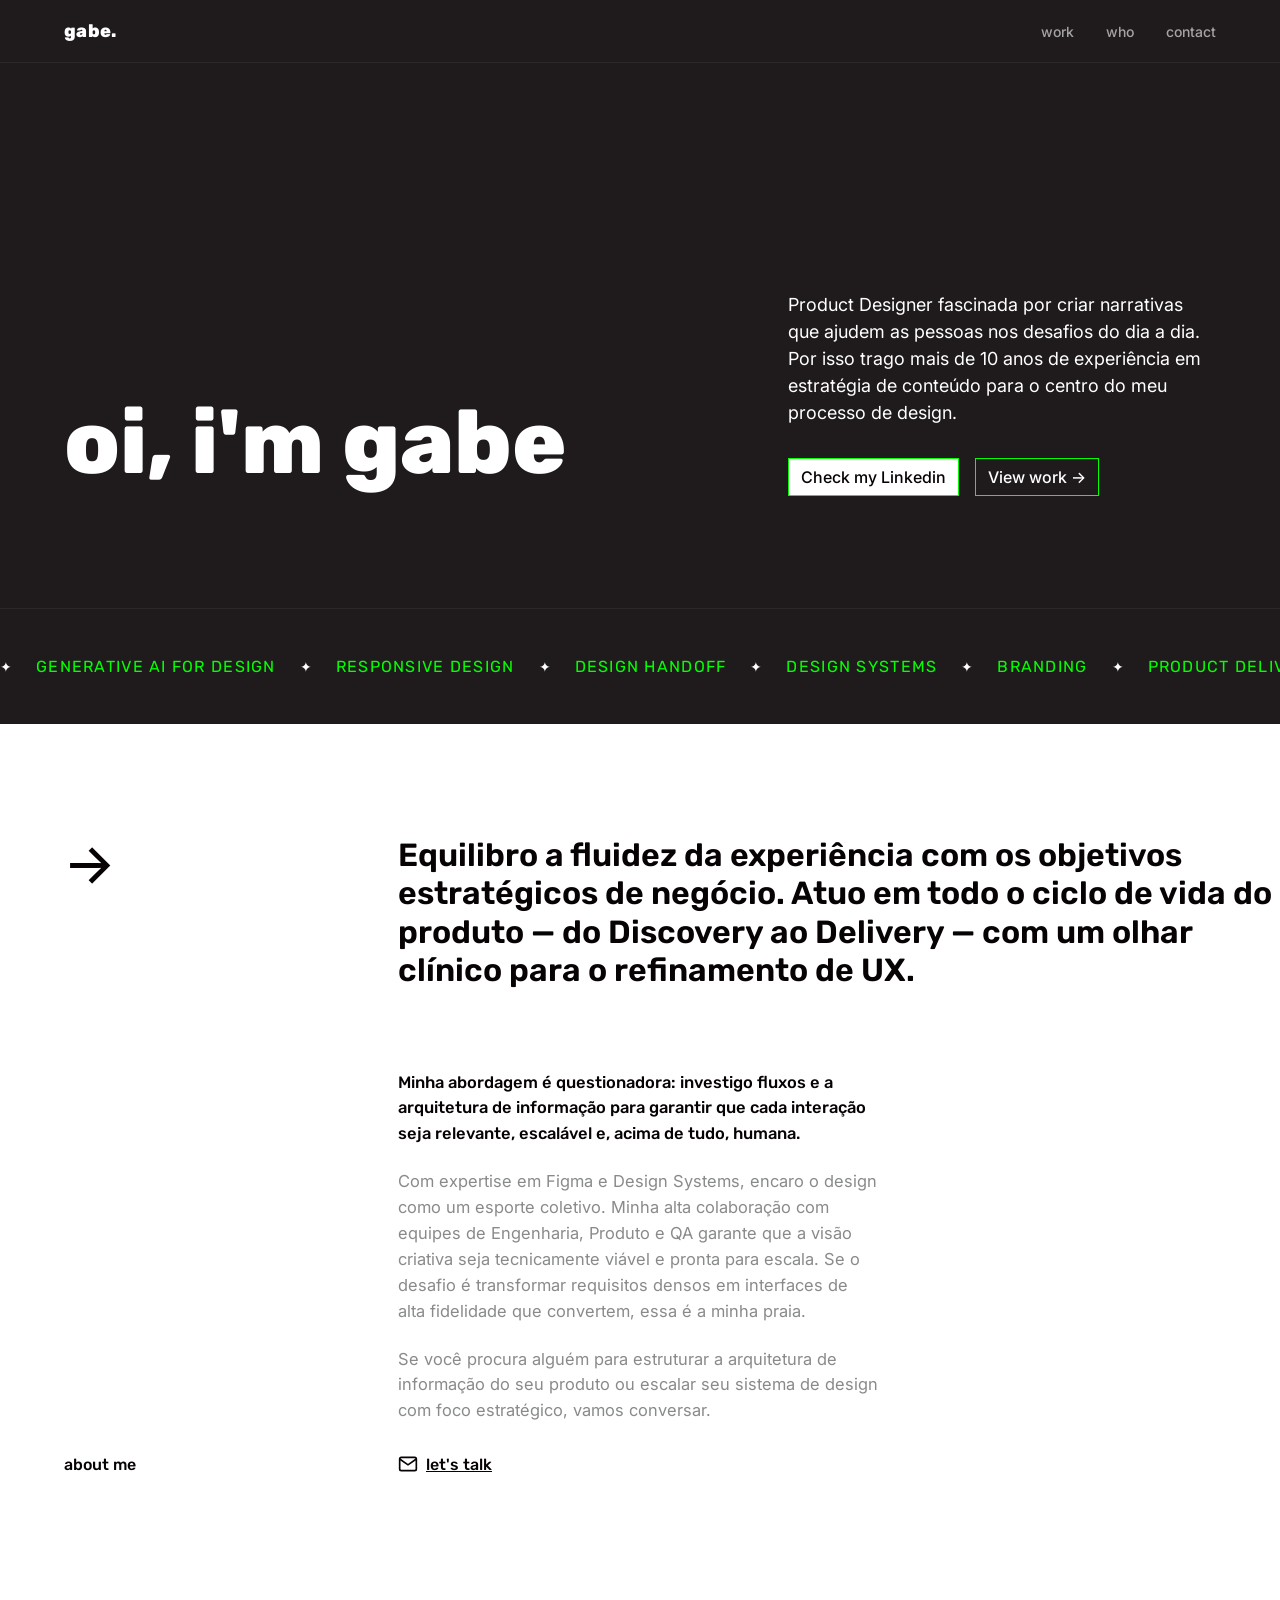
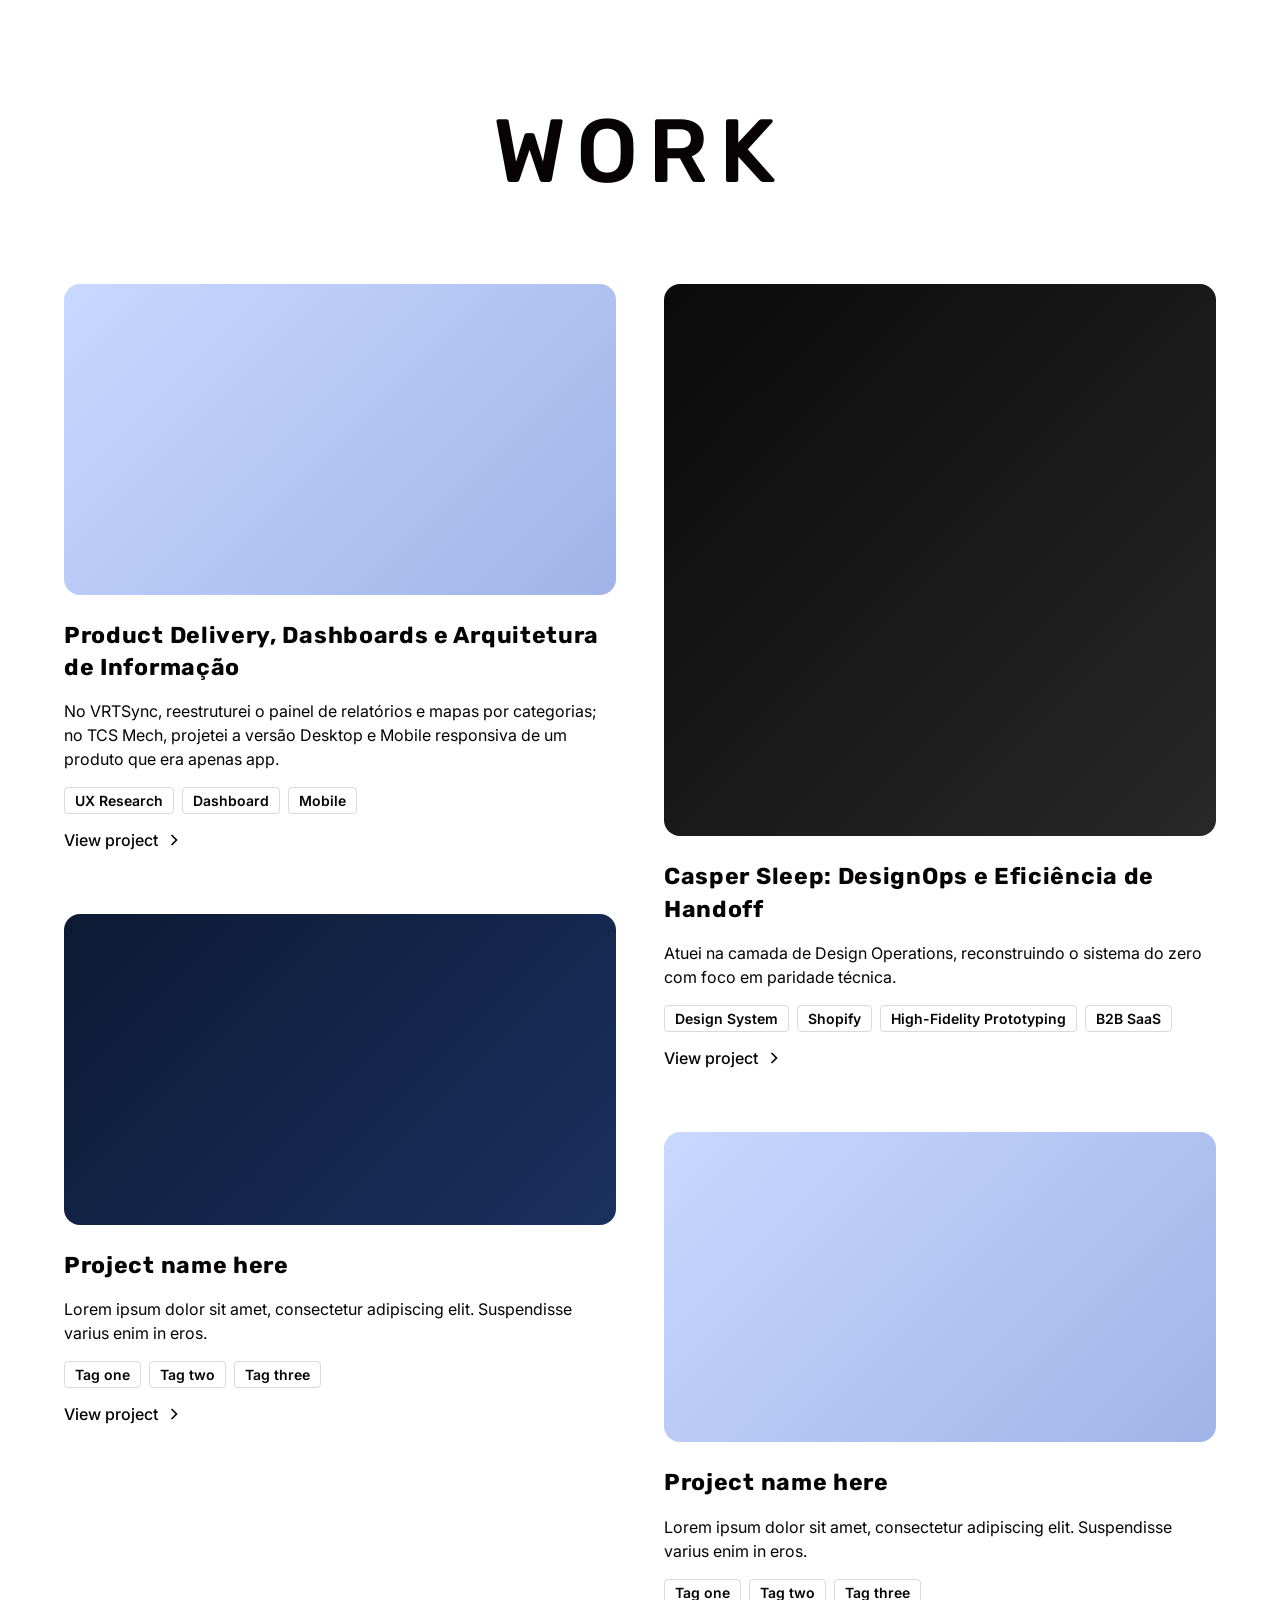
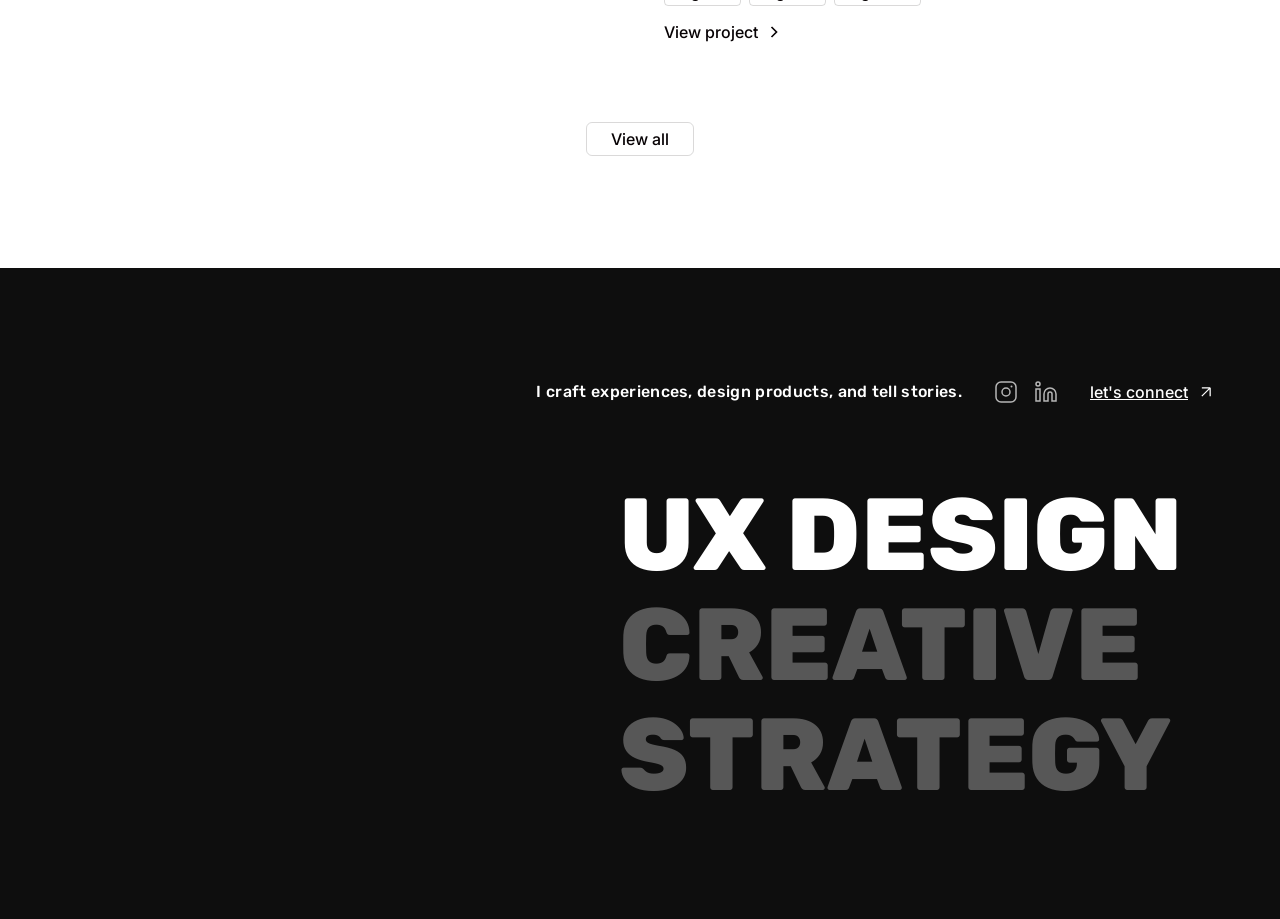
<file: index.html>
<!DOCTYPE html>
<html lang="pt-BR">
<head>
  <meta charset="UTF-8" />
  <meta name="viewport" content="width=device-width, initial-scale=1.0" />
  <title>Gabe — Product Designer</title>
  <link rel="preconnect" href="https://fonts.googleapis.com" />
  <link rel="preconnect" href="https://fonts.gstatic.com" crossorigin />
  <link href="https://fonts.googleapis.com/css2?family=Rubik:ital,wght@0,300..900;1,300..900&family=Inter:wght@400;500;600&display=swap" rel="stylesheet" />
  <style>
    *, *::before, *::after { box-sizing: border-box; margin: 0; padding: 0; }

    :root {
      --bg-dark: #1f1b1d;
      --bg-black: #0e0e0e;
      --bg-white: #ffffff;
      --accent: #05ff00;
      --text-white: #ffffff;
      --text-black: #070204;
      --text-muted: #888a8b;
      --text-tag: rgba(7,2,4,0.15);
      --radius-lg: 16px;
      --pad-global: 64px;
      --pad-section: 112px;
    }

    html { scroll-behavior: smooth; }
    body { font-family: 'Inter', sans-serif; background: var(--bg-white); color: var(--text-black); overflow-x: hidden; }

    /* ── NAV ── */
    nav {
      position: fixed; top: 0; left: 0; right: 0; z-index: 100;
      background: var(--bg-dark);
      display: flex; align-items: center; justify-content: space-between;
      padding: 20px var(--pad-global);
      border-bottom: 1px solid rgba(255,255,255,0.06);
    }
    .nav-logo {
      font-family: 'Rubik', sans-serif; font-weight: 800;
      font-size: 18px; color: var(--text-white); text-decoration: none;
      letter-spacing: 0.02em;
    }
    .nav-links { display: flex; gap: 32px; }
    .nav-links a {
      font-family: 'Inter', sans-serif; font-size: 14px; font-weight: 500;
      color: rgba(255,255,255,0.6); text-decoration: none;
      transition: color 0.2s;
    }
    .nav-links a:hover { color: var(--accent); }

    /* ── HERO ── */
    .hero {
      background: var(--bg-dark);
      padding: calc(var(--pad-section) + 64px) var(--pad-global) var(--pad-section);
    }
    .hero-inner {
      max-width: 1280px; margin: 0 auto;
      display: flex; gap: 80px; align-items: flex-end;
    }
    .hero-left { flex: 0 0 644px; }
    .hero-heading {
      font-family: 'Rubik', sans-serif; font-weight: 800;
      font-size: clamp(56px, 7vw, 96px); line-height: 1.2;
      color: var(--text-white);
    }
    .hero-right {
      flex: 1 1 0; min-width: 0;
      padding-top: 115px;
      display: flex; flex-direction: column; gap: 32px;
    }
    .hero-body {
      font-size: 18px; line-height: 1.5; color: var(--text-white);
    }
    .hero-actions { display: flex; gap: 16px; }
    .btn-primary {
      background: var(--text-white); border: 1px solid var(--accent);
      color: var(--text-black); font-family: 'Inter', sans-serif;
      font-weight: 500; font-size: 16px; line-height: 1.5;
      padding: 6px 12px; cursor: pointer; text-decoration: none;
      transition: background 0.2s, color 0.2s;
      white-space: nowrap;
    }
    .btn-primary:hover { background: var(--accent); }
    .btn-outline {
      border: 1px solid var(--accent); background: transparent;
      color: var(--text-white); font-family: 'Inter', sans-serif;
      font-weight: 500; font-size: 16px; line-height: 1.5;
      padding: 6px 12px; cursor: pointer; text-decoration: none;
      transition: background 0.2s, color 0.2s;
      white-space: nowrap;
    }
    .btn-outline:hover { background: var(--accent); color: var(--text-black); }

    /* ── MARQUEE ── */
    .marquee-section {
      background: var(--bg-dark);
      padding: 48px 0;
      overflow: hidden;
      border-top: 1px solid rgba(255,255,255,0.06);
    }
    .marquee-track {
      display: flex; gap: 24px; align-items: center;
      width: max-content;
      animation: marquee 22s linear infinite;
    }
    .marquee-section:hover .marquee-track { animation-play-state: paused; }
    @keyframes marquee {
      from { transform: translateX(0); }
      to   { transform: translateX(-50%); }
    }
    .marquee-star {
      font-size: 14px; color: var(--text-white); flex-shrink: 0;
    }
    .marquee-text {
      font-family: 'Rubik', sans-serif; font-size: 16px;
      color: var(--accent); text-transform: uppercase;
      letter-spacing: 0.08em; white-space: nowrap; flex-shrink: 0;
    }

    /* ── INTRO ── */
    .intro {
      background: var(--bg-white);
      padding: var(--pad-section) var(--pad-global);
      display: flex; gap: 24px; align-items: flex-end;
    }
    .intro-left {
      flex: 0 0 310px;
      display: flex; flex-direction: column; gap: 80px;
      align-self: stretch;
    }
    .intro-arrow {
      font-size: 55px; font-weight: 500; color: var(--text-black);
      letter-spacing: -1.1px; line-height: 1;
    }
    .intro-label {
      font-family: 'Rubik', sans-serif; font-weight: 500;
      font-size: 16px; color: var(--text-black);
      margin-top: auto;
    }
    .intro-right {
      flex: 0 0 978px;
      display: flex; flex-direction: column; gap: 80px;
    }
    .intro-headline {
      font-family: 'Rubik', sans-serif; font-weight: 600;
      font-size: clamp(22px, 2.5vw, 36px); line-height: 1.2;
      color: var(--text-black); max-width: 882px;
    }
    .intro-body {
      display: flex; flex-direction: column; gap: 22px;
      max-width: 480px;
    }
    .intro-strong {
      font-family: 'Rubik', sans-serif; font-weight: 500;
      font-size: 16.5px; line-height: 1.57; color: var(--text-black);
    }
    .intro-p {
      font-size: 16.5px; line-height: 1.57; color: var(--text-muted);
    }
    .btn-link {
      display: inline-flex; align-items: center; gap: 8px;
      font-family: 'Rubik', sans-serif; font-weight: 500; font-size: 16px;
      color: var(--text-black); text-decoration: underline;
      cursor: pointer; background: none; border: none; padding: 0;
      margin-top: 8px;
    }
    .btn-link svg { width: 20px; height: 20px; }

    /* ── PROJECTS ── */
    .projects {
      background: var(--bg-white);
      padding: var(--pad-section) var(--pad-global);
    }
    .projects-inner {
      max-width: 1280px; margin: 0 auto;
      display: flex; flex-direction: column; gap: 80px; align-items: center;
    }
    .section-title {
      font-family: 'Rubik', sans-serif; font-weight: 500;
      font-size: clamp(56px, 7vw, 96px); letter-spacing: 0.12em;
      color: var(--text-black); text-align: center;
    }
    .portfolio-grid {
      display: grid; grid-template-columns: 1fr 1fr;
      gap: 48px; width: 100%;
    }
    .col-left { display: flex; flex-direction: column; gap: 64px; }
    .col-right { display: flex; flex-direction: column; gap: 64px; }

    /* card */
    .card { display: flex; flex-direction: column; gap: 24px; }
    .card-img {
      width: 100%; border-radius: var(--radius-lg);
      overflow: hidden; background: #e8e8e8;
      position: relative;
    }
    .card-img img {
      width: 100%; height: 100%; object-fit: cover; display: block;
      transition: transform 0.4s ease;
    }
    .card:hover .card-img img { transform: scale(1.03); }
    .card-img.ratio-wide  { aspect-ratio: 16/9; }
    .card-img.ratio-tall  { aspect-ratio: 1/1; }

    /* placeholder coloured bg for demo */
    .card-img.color-1 { background: linear-gradient(135deg, #c8d8ff, #a0b4e8); }
    .card-img.color-2 { background: linear-gradient(135deg, #0c1a33, #1a3060); }
    .card-img.color-3 { background: linear-gradient(135deg, #0a0a0a, #282828); }

    .card-content { display: flex; flex-direction: column; gap: 16px; }
    .card-heading {
      font-family: 'Rubik', sans-serif; font-weight: 700;
      font-size: clamp(20px, 1.8vw, 28px); line-height: 1.4;
      color: var(--text-black); letter-spacing: 0.03em;
    }
    .card-text {
      font-size: 16px; line-height: 1.5; color: var(--text-black);
    }
    .card-tags { display: flex; flex-wrap: wrap; gap: 8px; }
    .tag {
      border: 1px solid var(--text-tag);
      padding: 4px 10px; border-radius: 4px;
      font-family: 'Inter', sans-serif; font-weight: 600;
      font-size: 14px; color: var(--text-black); white-space: nowrap;
    }
    .card-link {
      display: inline-flex; align-items: center; gap: 6px;
      font-family: 'Inter', sans-serif; font-weight: 500;
      font-size: 16px; color: var(--text-black);
      text-decoration: none; cursor: pointer;
      transition: gap 0.2s;
    }
    .card-link:hover { gap: 10px; }
    .card-link svg { width: 20px; height: 20px; flex-shrink: 0; }

    .projects-actions { display: flex; justify-content: center; }
    .btn-border {
      border: 1px solid var(--text-tag); border-radius: 6px;
      padding: 6px 24px; font-family: 'Inter', sans-serif;
      font-weight: 500; font-size: 16px; color: var(--text-black);
      cursor: pointer; background: none; text-decoration: none;
      transition: border-color 0.2s, color 0.2s;
    }
    .btn-border:hover { border-color: var(--text-black); }

    /* ── FOOTER ── */
    footer {
      background: var(--bg-black);
      padding: var(--pad-section) var(--pad-global);
      display: flex; flex-direction: column; gap: 80px;
    }
    .footer-top {
      max-width: 1280px; margin: 0 auto; width: 100%;
      display: flex; align-items: center; justify-content: flex-end;
      gap: 32px;
    }
    .footer-tagline {
      font-family: 'Rubik', sans-serif; font-weight: 500;
      font-size: 16px; color: var(--text-white); letter-spacing: 0.02em;
    }
    .footer-socials { display: flex; gap: 16px; align-items: center; }
    .footer-socials a { display: flex; color: rgba(255,255,255,0.7); transition: color 0.2s; }
    .footer-socials a:hover { color: var(--accent); }
    .footer-socials svg { width: 24px; height: 24px; }
    .btn-link-white {
      display: inline-flex; align-items: center; gap: 8px;
      font-family: 'Inter', sans-serif; font-weight: 500; font-size: 16px;
      color: var(--text-white); text-decoration: underline;
      cursor: pointer; background: none; border: none; white-space: nowrap;
    }
    .footer-words {
      max-width: 1280px; margin: 0 auto; width: 100%;
      display: flex; flex-direction: column; gap: 8px;
      padding-left: max(555px, 40%);
    }
    .footer-word {
      font-family: 'Rubik', sans-serif; font-weight: 800;
      font-size: clamp(48px, 8vw, 120px); color: var(--text-white);
      text-transform: uppercase; line-height: 1;
      transition: opacity 0.3s;
    }
    .footer-word.dim { opacity: 0.3; }
    .footer-word:hover { opacity: 1 !important; }

    /* ── RESPONSIVE ── */
    @media (max-width: 1100px) {
      .hero-inner { flex-direction: column; gap: 48px; }
      .hero-left { flex: none; width: 100%; }
      .hero-right { padding-top: 0; }
      .intro { flex-direction: column; gap: 48px; }
      .intro-left { flex: none; width: 100%; flex-direction: row; align-items: center; justify-content: space-between; }
      .intro-right { flex: none; width: 100%; }
      .intro-body { max-width: 100%; }
    }
    @media (max-width: 768px) {
      :root { --pad-global: 20px; --pad-section: 64px; }
      nav { padding: 16px var(--pad-global); }
      .nav-links { gap: 20px; }
      .portfolio-grid { grid-template-columns: 1fr; }
      .footer-words { padding-left: 0; }
      .footer-top { flex-direction: column; align-items: flex-start; }
    }
  </style>
</head>
<body>

  <!-- NAV -->
  <nav>
    <a href="#" class="nav-logo">gabe.</a>
    <div class="nav-links">
      <a href="#work">work</a>
      <a href="#about">who</a>
      <a href="#contact">contact</a>
    </div>
  </nav>

  <!-- HERO -->
  <section class="hero" id="home">
    <div class="hero-inner">
      <div class="hero-left">
        <h1 class="hero-heading">oi, i'm gabe</h1>
      </div>
      <div class="hero-right">
        <p class="hero-body">
          Product Designer fascinada por criar narrativas que ajudem as pessoas
          nos desafios do dia a dia. Por isso trago mais de 10 anos de experiência
          em estratégia de conteúdo para o centro do meu processo de design.
        </p>
        <div class="hero-actions">
          <a href="https://linkedin.com" target="_blank" class="btn-primary">Check my Linkedin</a>
          <a href="#work" class="btn-outline">View work →</a>
        </div>
      </div>
    </div>
  </section>

  <!-- MARQUEE -->
  <div class="marquee-section">
    <div class="marquee-track" aria-hidden="true">
      <!-- repeated twice for seamless loop -->
      <span class="marquee-star">✦</span><span class="marquee-text">Generative AI for Design</span>
      <span class="marquee-star">✦</span><span class="marquee-text">Responsive Design</span>
      <span class="marquee-star">✦</span><span class="marquee-text">Design Handoff</span>
      <span class="marquee-star">✦</span><span class="marquee-text">Design Systems</span>
      <span class="marquee-star">✦</span><span class="marquee-text">Branding</span>
      <span class="marquee-star">✦</span><span class="marquee-text">Product Delivery</span>
      <span class="marquee-star">✦</span><span class="marquee-text">Visual Strategy</span>
      <!-- duplicate -->
      <span class="marquee-star">✦</span><span class="marquee-text">Generative AI for Design</span>
      <span class="marquee-star">✦</span><span class="marquee-text">Responsive Design</span>
      <span class="marquee-star">✦</span><span class="marquee-text">Design Handoff</span>
      <span class="marquee-star">✦</span><span class="marquee-text">Design Systems</span>
      <span class="marquee-star">✦</span><span class="marquee-text">Branding</span>
      <span class="marquee-star">✦</span><span class="marquee-text">Product Delivery</span>
      <span class="marquee-star">✦</span><span class="marquee-text">Visual Strategy</span>
    </div>
  </div>

  <!-- INTRO / ABOUT -->
  <section class="intro" id="about">
    <div class="intro-left">
      <span class="intro-arrow">→</span>
      <span class="intro-label">about me</span>
    </div>
    <div class="intro-right">
      <h2 class="intro-headline">
        Equilibro a fluidez da experiência com os objetivos estratégicos de negócio.
        Atuo em todo o ciclo de vida do produto — do Discovery ao Delivery — com um
        olhar clínico para o refinamento de UX.
      </h2>
      <div class="intro-body">
        <p class="intro-strong">
          Minha abordagem é questionadora: investigo fluxos e a arquitetura de
          informação para garantir que cada interação seja relevante, escalável e,
          acima de tudo, humana.
        </p>
        <p class="intro-p">
          Com expertise em Figma e Design Systems, encaro o design como um esporte
          coletivo. Minha alta colaboração com equipes de Engenharia, Produto e QA
          garante que a visão criativa seja tecnicamente viável e pronta para escala.
          Se o desafio é transformar requisitos densos em interfaces de alta fidelidade
          que convertem, essa é a minha praia.
        </p>
        <p class="intro-p">
          Se você procura alguém para estruturar a arquitetura de informação do seu
          produto ou escalar seu sistema de design com foco estratégico, vamos conversar.
        </p>
        <a href="#contact" class="btn-link">
          <svg viewBox="0 0 24 24" fill="none" stroke="currentColor" stroke-width="2">
            <path d="M20 4H4C2.9 4 2 4.9 2 6v12c0 1.1.9 2 2 2h16c1.1 0 2-.9 2-2V6c0-1.1-.9-2-2-2z"/>
            <polyline points="22,6 12,13 2,6"/>
          </svg>
          let's talk
        </a>
      </div>
    </div>
  </section>

  <!-- PROJECTS -->
  <section class="projects" id="work">
    <div class="projects-inner">
      <h2 class="section-title">WORK</h2>

      <div class="portfolio-grid">
        <!-- LEFT COLUMN -->
        <div class="col-left">
          <article class="card">
            <div class="card-img ratio-wide color-1">
              <!-- Substitua pelo seu src real: <img src="images/projeto-1.jpg" alt="VRTSync dashboard"> -->
            </div>
            <div class="card-content">
              <h3 class="card-heading">Product Delivery, Dashboards e Arquitetura de Informação</h3>
              <p class="card-text">
                No VRTSync, reestruturei o painel de relatórios e mapas por categorias;
                no TCS Mech, projetei a versão Desktop e Mobile responsiva de um produto
                que era apenas app.
              </p>
              <div class="card-tags">
                <span class="tag">UX Research</span>
                <span class="tag">Dashboard</span>
                <span class="tag">Mobile</span>
              </div>
              <a href="#" class="card-link">
                View project
                <svg viewBox="0 0 24 24" fill="none" stroke="currentColor" stroke-width="2">
                  <polyline points="9,18 15,12 9,6"/>
                </svg>
              </a>
            </div>
          </article>

          <article class="card">
            <div class="card-img ratio-wide color-2">
              <!-- <img src="images/projeto-2.jpg" alt="Project 2"> -->
            </div>
            <div class="card-content">
              <h3 class="card-heading">Project name here</h3>
              <p class="card-text">Lorem ipsum dolor sit amet, consectetur adipiscing elit. Suspendisse varius enim in eros.</p>
              <div class="card-tags">
                <span class="tag">Tag one</span>
                <span class="tag">Tag two</span>
                <span class="tag">Tag three</span>
              </div>
              <a href="#" class="card-link">
                View project
                <svg viewBox="0 0 24 24" fill="none" stroke="currentColor" stroke-width="2">
                  <polyline points="9,18 15,12 9,6"/>
                </svg>
              </a>
            </div>
          </article>
        </div>

        <!-- RIGHT COLUMN -->
        <div class="col-right">
          <article class="card">
            <div class="card-img ratio-tall color-3">
              <!-- <img src="images/casper.jpg" alt="Casper Sleep"> -->
            </div>
            <div class="card-content">
              <h3 class="card-heading">Casper Sleep: DesignOps e Eficiência de Handoff</h3>
              <p class="card-text">Atuei na camada de Design Operations, reconstruindo o sistema do zero com foco em paridade técnica.</p>
              <div class="card-tags">
                <span class="tag">Design System</span>
                <span class="tag">Shopify</span>
                <span class="tag">High-Fidelity Prototyping</span>
                <span class="tag">B2B SaaS</span>
              </div>
              <a href="#" class="card-link">
                View project
                <svg viewBox="0 0 24 24" fill="none" stroke="currentColor" stroke-width="2">
                  <polyline points="9,18 15,12 9,6"/>
                </svg>
              </a>
            </div>
          </article>

          <article class="card">
            <div class="card-img ratio-wide color-1">
              <!-- <img src="images/projeto-4.jpg" alt="Project 4"> -->
            </div>
            <div class="card-content">
              <h3 class="card-heading">Project name here</h3>
              <p class="card-text">Lorem ipsum dolor sit amet, consectetur adipiscing elit. Suspendisse varius enim in eros.</p>
              <div class="card-tags">
                <span class="tag">Tag one</span>
                <span class="tag">Tag two</span>
                <span class="tag">Tag three</span>
              </div>
              <a href="#" class="card-link">
                View project
                <svg viewBox="0 0 24 24" fill="none" stroke="currentColor" stroke-width="2">
                  <polyline points="9,18 15,12 9,6"/>
                </svg>
              </a>
            </div>
          </article>
        </div>
      </div>

      <div class="projects-actions">
        <a href="#" class="btn-border">View all</a>
      </div>
    </div>
  </section>

  <!-- FOOTER -->
  <footer id="contact">
    <div class="footer-top">
      <span class="footer-tagline">I craft experiences, design products, and tell stories.</span>
      <div class="footer-socials">
        <!-- Instagram -->
        <a href="#" aria-label="Instagram">
          <svg viewBox="0 0 24 24" fill="none" stroke="currentColor" stroke-width="1.5">
            <rect x="2" y="2" width="20" height="20" rx="5" ry="5"/>
            <circle cx="12" cy="12" r="4"/>
            <circle cx="17.5" cy="6.5" r="1" fill="currentColor" stroke="none"/>
          </svg>
        </a>
        <!-- LinkedIn -->
        <a href="#" aria-label="LinkedIn">
          <svg viewBox="0 0 24 24" fill="none" stroke="currentColor" stroke-width="1.5">
            <path d="M16 8a6 6 0 0 1 6 6v7h-4v-7a2 2 0 0 0-2-2 2 2 0 0 0-2 2v7h-4v-7a6 6 0 0 1 6-6z"/>
            <rect x="2" y="9" width="4" height="12"/>
            <circle cx="4" cy="4" r="2"/>
          </svg>
        </a>
      </div>
      <a href="mailto:hello@gabe.com" class="btn-link-white">
        let's connect
        <svg viewBox="0 0 24 24" fill="none" stroke="currentColor" stroke-width="1.5" width="20" height="20">
          <path d="M7 17L17 7M17 7H7M17 7v10"/>
        </svg>
      </a>
    </div>

    <div class="footer-words">
      <div class="footer-word">UX Design</div>
      <div class="footer-word dim">Creative</div>
      <div class="footer-word dim">Strategy</div>
    </div>
  </footer>

</body>
</html>
</file>
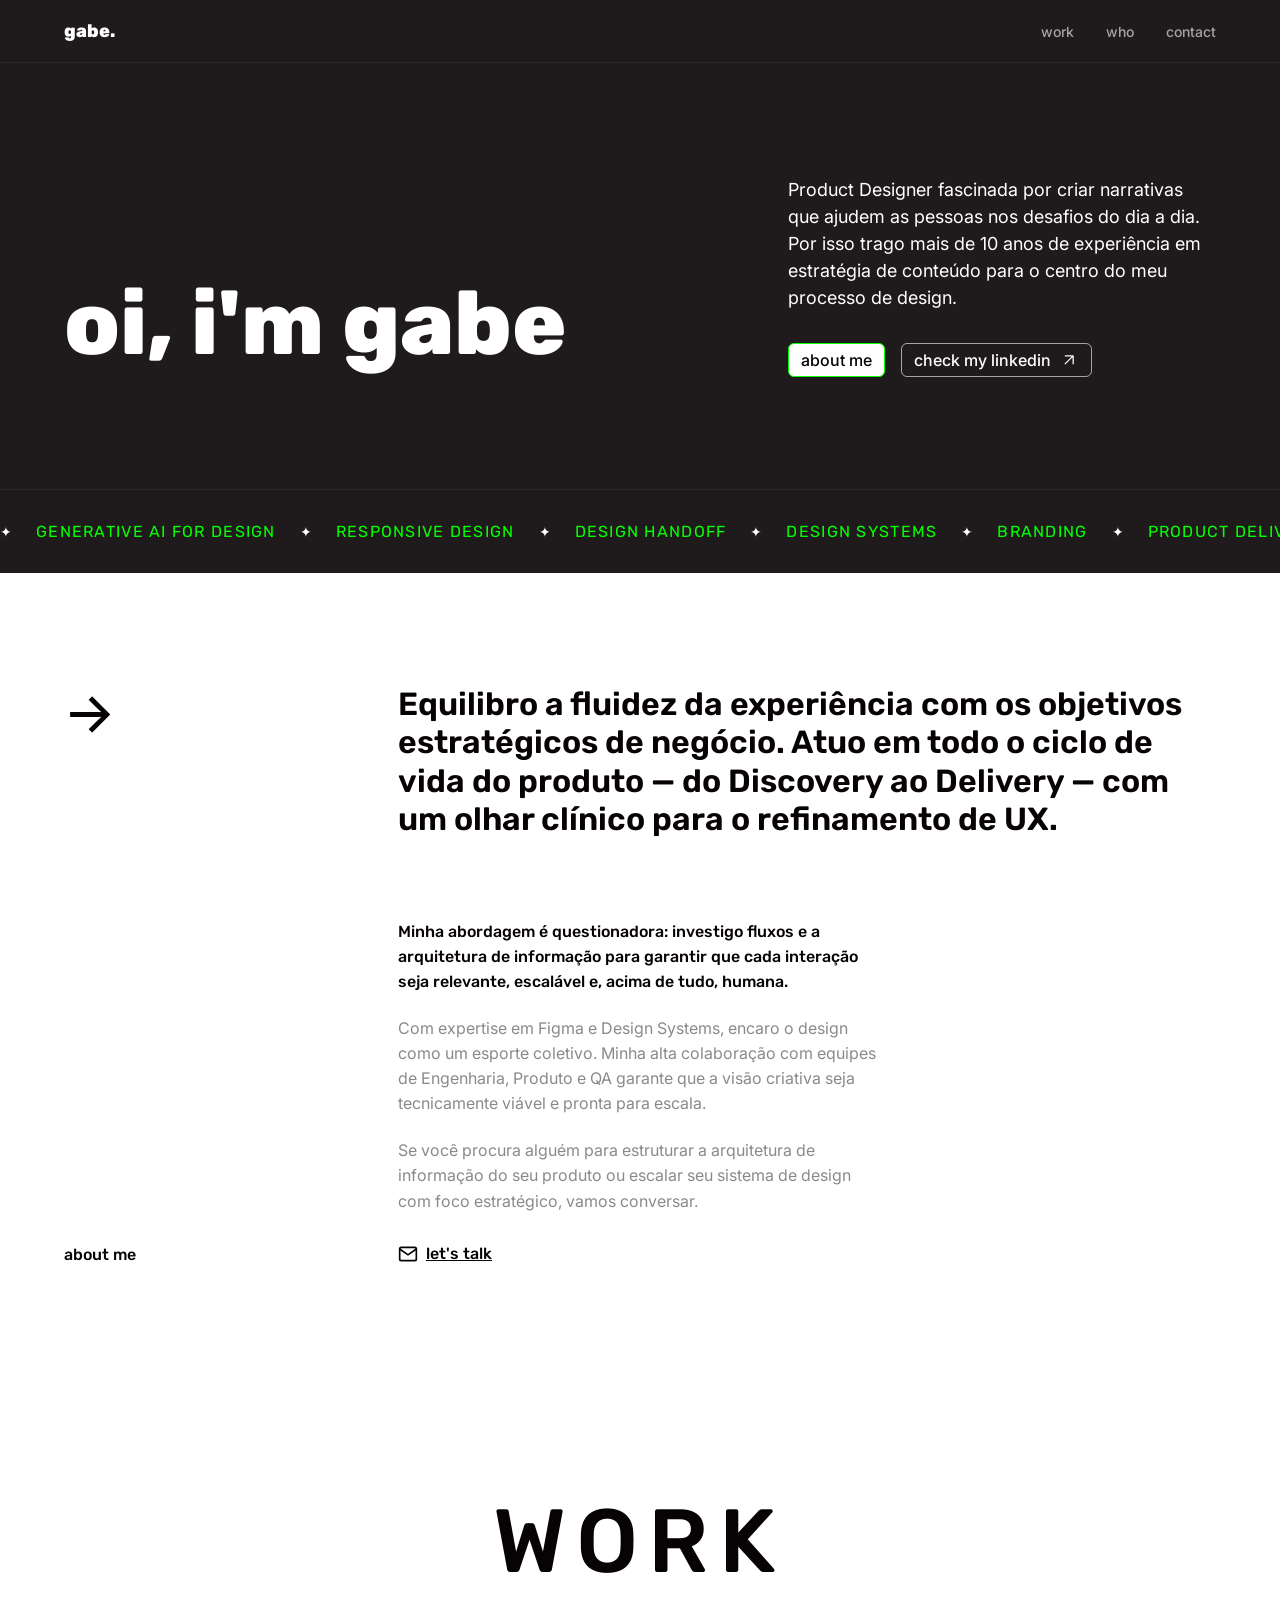
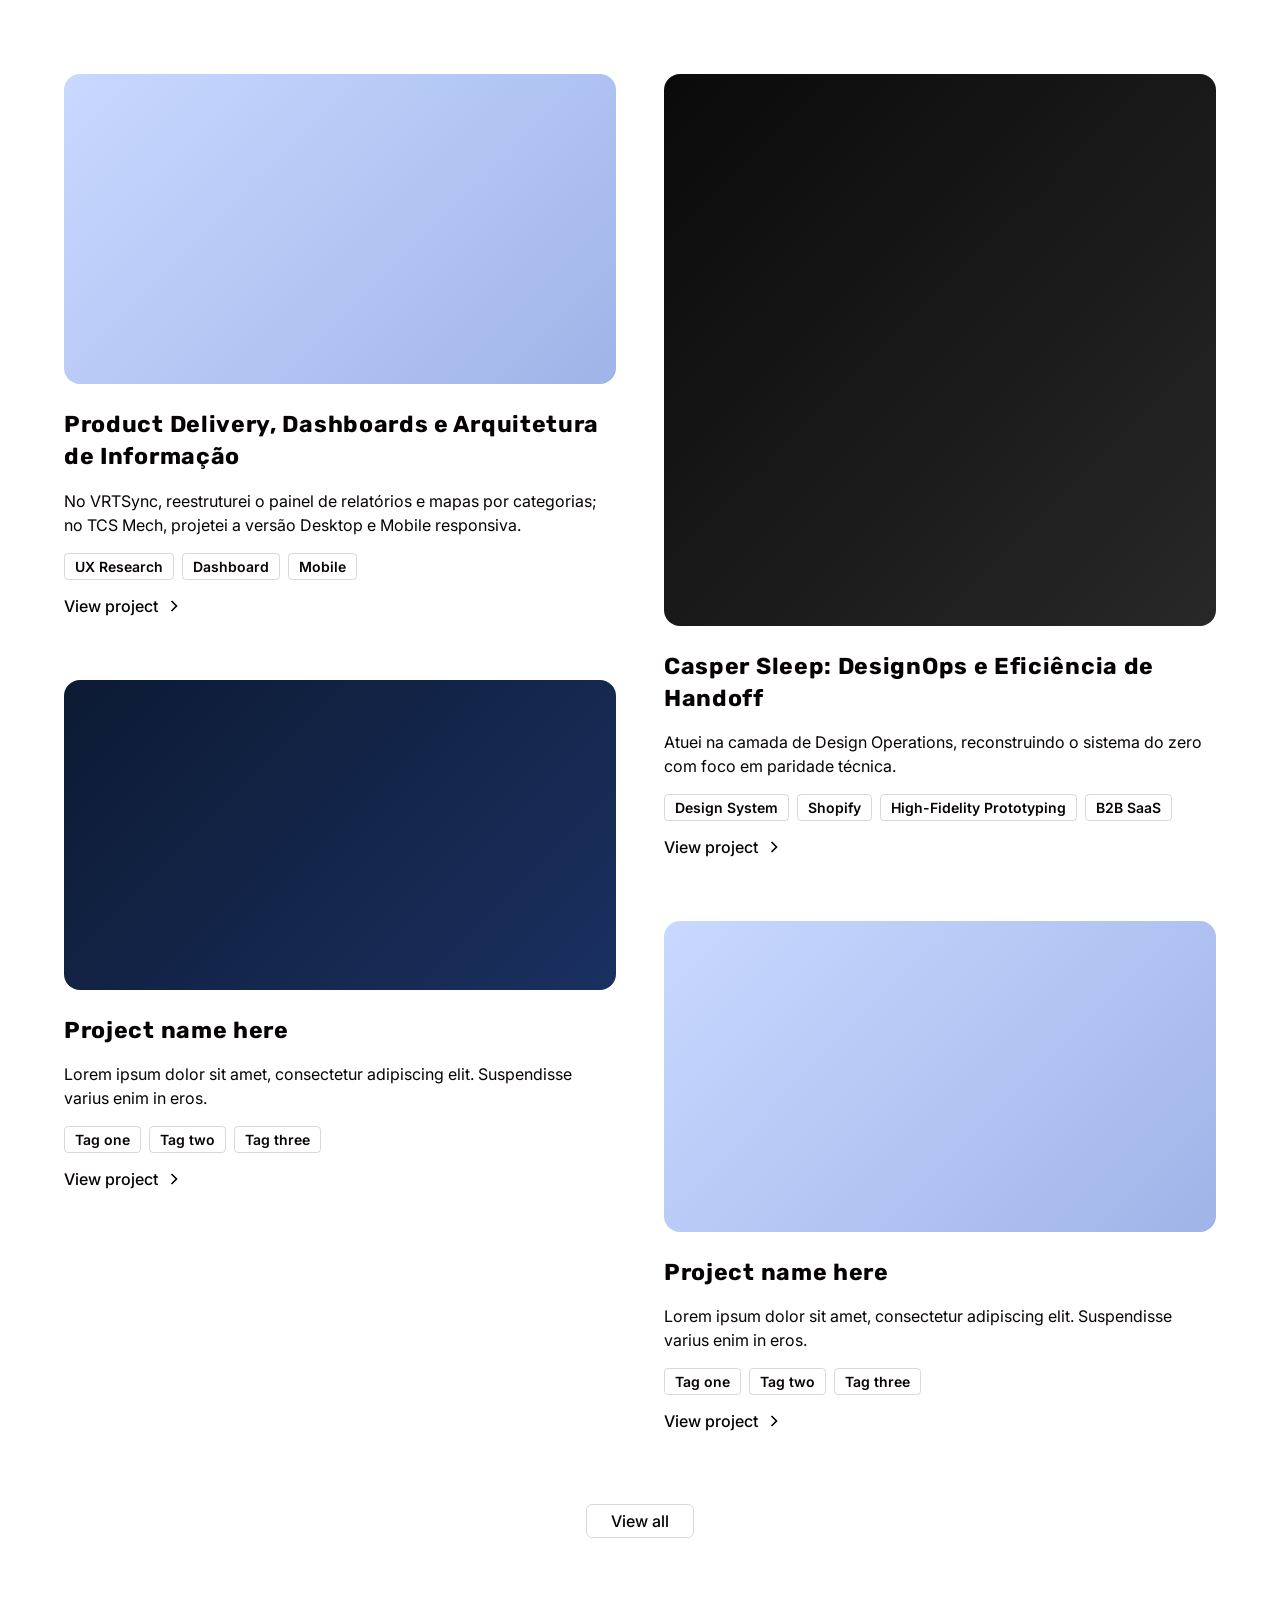
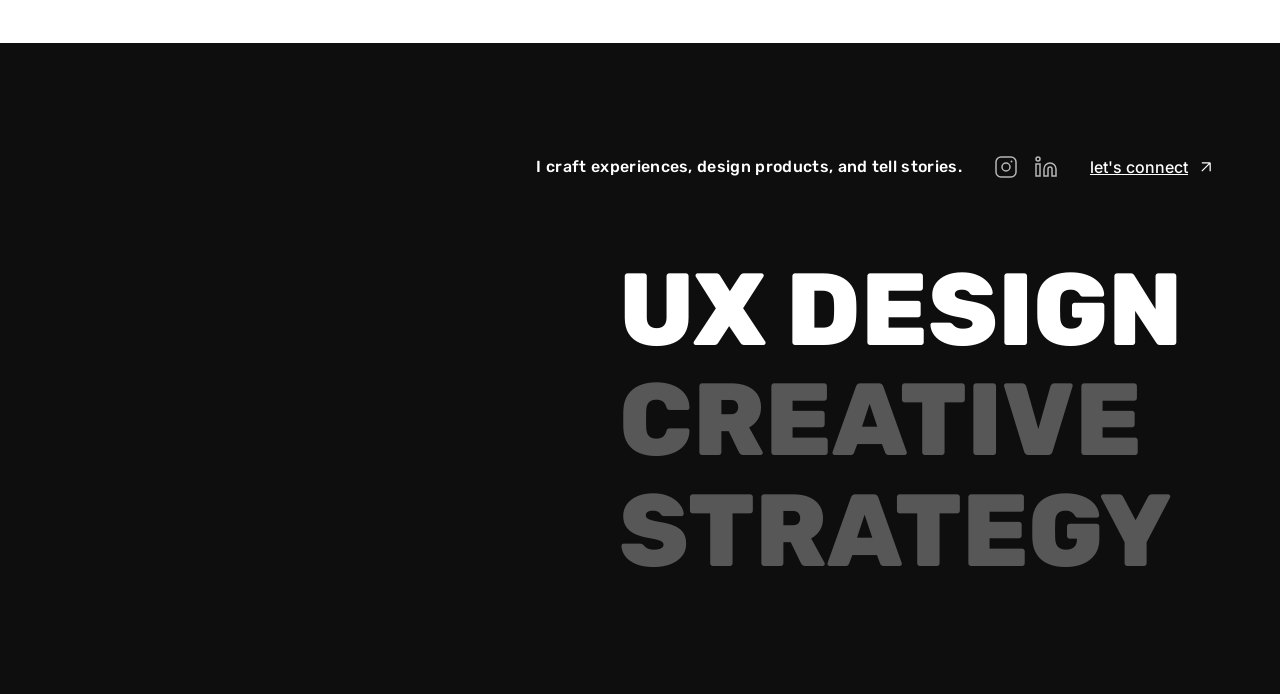
<file: mobile/index.html>
<!DOCTYPE html>
<html lang="pt-BR">
<head>
  <meta charset="UTF-8" />
  <meta name="viewport" content="width=device-width, initial-scale=1.0" />
  <title>Gabe — Product Designer</title>
  <link rel="preconnect" href="https://fonts.googleapis.com" />
  <link rel="preconnect" href="https://fonts.gstatic.com" crossorigin />
  <link href="https://fonts.googleapis.com/css2?family=Rubik:wght@400;500;700;800&family=Inter:wght@400;500;600&display=swap" rel="stylesheet" />
  <style>
    *, *::before, *::after { box-sizing: border-box; margin: 0; padding: 0; }

    :root {
      --bg-dark:    #1f1b1d;
      --bg-black:   #0e0e0e;
      --bg-white:   #ffffff;
      --accent:     #05ff00;
      --text-white: #ffffff;
      --text-black: #070204;
      --text-muted: #888a8b;
      --text-tag:   rgba(7,2,4,0.15);
      --radius-lg:  16px;
    }

    html { scroll-behavior: smooth; }
    body { font-family: 'Inter', sans-serif; background: var(--bg-white); color: var(--text-black); overflow-x: hidden; }

    /* ── NAV ── */
    nav {
      position: fixed; top: 0; left: 0; right: 0; z-index: 100;
      background: var(--bg-dark);
      display: flex; align-items: center; justify-content: space-between;
      padding: 20px 64px;
      border-bottom: 1px solid rgba(255,255,255,0.06);
    }
    .nav-logo {
      font-family: 'Rubik', sans-serif; font-weight: 800;
      font-size: 18px; color: var(--text-white); text-decoration: none;
    }
    .nav-links { display: flex; gap: 32px; }
    .nav-links a {
      font-size: 14px; font-weight: 500;
      color: rgba(255,255,255,0.6); text-decoration: none; transition: color 0.2s;
    }
    .nav-links a:hover { color: var(--accent); }
    .nav-hamburger { display: none; flex-direction: column; gap: 5px; cursor: pointer; }
    .nav-hamburger span { display: block; width: 22px; height: 2px; background: #fff; border-radius: 2px; }

    /* ── HERO ── */
    .hero {
      background: var(--bg-dark);
      padding: calc(112px + 64px) 64px 112px;
    }
    .hero-inner {
      max-width: 1280px; margin: 0 auto;
      display: flex; gap: 80px; align-items: flex-end;
    }
    .hero-left { flex: 0 0 644px; }
    .hero-heading {
      font-family: 'Rubik', sans-serif; font-weight: 800;
      font-size: clamp(56px, 7vw, 96px); line-height: 1.2;
      color: var(--text-white);
    }
    .hero-right {
      flex: 1 1 0; min-width: 0;
      display: flex; flex-direction: column; gap: 32px;
    }
    .hero-body { font-size: 18px; line-height: 1.5; color: var(--text-white); }
    .hero-actions { display: flex; gap: 16px; flex-wrap: wrap; }
    .btn-primary {
      background: var(--text-white); border: 1px solid var(--accent);
      color: var(--text-black); font-family: 'Inter', sans-serif;
      font-weight: 500; font-size: 16px; padding: 6px 12px;
      cursor: pointer; text-decoration: none; transition: background 0.2s;
      border-radius: 6px; white-space: nowrap;
    }
    .btn-primary:hover { background: var(--accent); }
    .btn-outline {
      border: 1px solid rgba(255,255,255,0.6); background: transparent;
      color: var(--text-white); font-family: 'Inter', sans-serif;
      font-weight: 500; font-size: 16px; padding: 6px 12px;
      cursor: pointer; text-decoration: none; border-radius: 6px;
      display: inline-flex; align-items: center; gap: 8px;
      transition: background 0.2s, color 0.2s; white-space: nowrap;
    }
    .btn-outline:hover { background: var(--accent); color: var(--text-black); border-color: var(--accent); }

    /* ── MARQUEE ── */
    .marquee-section {
      background: var(--bg-dark); padding: 32px 0; overflow: hidden;
      border-top: 1px solid rgba(255,255,255,0.06);
    }
    .marquee-track {
      display: flex; gap: 24px; align-items: center;
      width: max-content;
      animation: marquee 22s linear infinite;
    }
    .marquee-section:hover .marquee-track { animation-play-state: paused; }
    @keyframes marquee {
      from { transform: translateX(0); }
      to   { transform: translateX(-50%); }
    }
    .marquee-star { font-size: 14px; color: var(--text-white); flex-shrink: 0; }
    .marquee-text {
      font-family: 'Rubik', sans-serif; font-size: 16px;
      color: var(--accent); text-transform: uppercase;
      letter-spacing: 0.08em; white-space: nowrap; flex-shrink: 0;
    }

    /* ── INTRO ── */
    .intro { background: var(--bg-white); padding: 112px 64px; display: flex; gap: 24px; align-items: flex-end; }
    .intro-left { flex: 0 0 310px; display: flex; flex-direction: column; gap: 80px; align-self: stretch; }
    .intro-arrow { font-size: 55px; font-weight: 500; color: var(--text-black); line-height: 1; }
    .intro-label { font-family: 'Rubik', sans-serif; font-weight: 500; font-size: 16px; color: var(--text-black); margin-top: auto; }
    .intro-right { flex: 1 1 0; min-width: 0; display: flex; flex-direction: column; gap: 80px; }
    .intro-headline {
      font-family: 'Rubik', sans-serif; font-weight: 600;
      font-size: clamp(22px, 2.5vw, 36px); line-height: 1.2; color: var(--text-black); max-width: 882px;
    }
    .intro-body { display: flex; flex-direction: column; gap: 22px; max-width: 480px; }
    .intro-strong { font-family: 'Rubik', sans-serif; font-weight: 500; font-size: 16px; line-height: 1.57; color: var(--text-black); }
    .intro-p { font-size: 16px; line-height: 1.57; color: var(--text-muted); }
    .btn-link {
      display: inline-flex; align-items: center; gap: 8px;
      font-family: 'Rubik', sans-serif; font-weight: 500; font-size: 16px;
      color: var(--text-black); text-decoration: underline; cursor: pointer;
      background: none; border: none; padding: 0; margin-top: 8px;
    }

    /* ── PROJECTS ── */
    .projects { background: var(--bg-white); padding: 112px 64px; }
    .projects-inner { max-width: 1280px; margin: 0 auto; display: flex; flex-direction: column; gap: 80px; align-items: center; }
    .section-title {
      font-family: 'Rubik', sans-serif; font-weight: 500;
      font-size: clamp(56px, 7vw, 96px); letter-spacing: 0.12em;
      color: var(--text-black); text-align: center;
    }
    .portfolio-grid { display: grid; grid-template-columns: 1fr 1fr; gap: 48px; width: 100%; }
    .col-left, .col-right { display: flex; flex-direction: column; gap: 64px; }
    .card { display: flex; flex-direction: column; gap: 24px; }
    .card-img { width: 100%; border-radius: var(--radius-lg); overflow: hidden; background: #e8e8e8; position: relative; }
    .card-img img { width: 100%; height: 100%; object-fit: cover; display: block; transition: transform 0.4s ease; }
    .card:hover .card-img img { transform: scale(1.03); }
    .card-img.ratio-wide { aspect-ratio: 16/9; }
    .card-img.ratio-tall { aspect-ratio: 1/1; }
    .card-img.color-1 { background: linear-gradient(135deg, #c8d8ff, #a0b4e8); }
    .card-img.color-2 { background: linear-gradient(135deg, #0c1a33, #1a3060); }
    .card-img.color-3 { background: linear-gradient(135deg, #0a0a0a, #282828); }
    .card-content { display: flex; flex-direction: column; gap: 16px; }
    .card-heading { font-family: 'Rubik', sans-serif; font-weight: 700; font-size: clamp(20px, 1.8vw, 28px); line-height: 1.4; color: var(--text-black); letter-spacing: 0.03em; }
    .card-text { font-size: 16px; line-height: 1.5; color: var(--text-black); }
    .card-tags { display: flex; flex-wrap: wrap; gap: 8px; }
    .tag { border: 1px solid var(--text-tag); padding: 4px 10px; border-radius: 4px; font-family: 'Inter', sans-serif; font-weight: 600; font-size: 14px; color: var(--text-black); white-space: nowrap; }
    .card-link { display: inline-flex; align-items: center; gap: 6px; font-family: 'Inter', sans-serif; font-weight: 500; font-size: 16px; color: var(--text-black); text-decoration: none; transition: gap 0.2s; }
    .card-link:hover { gap: 10px; }
    .card-link svg { width: 20px; height: 20px; flex-shrink: 0; }
    .btn-border { border: 1px solid var(--text-tag); border-radius: 6px; padding: 6px 24px; font-family: 'Inter', sans-serif; font-weight: 500; font-size: 16px; color: var(--text-black); cursor: pointer; background: none; text-decoration: none; transition: border-color 0.2s; }
    .btn-border:hover { border-color: var(--text-black); }

    /* ── FOOTER ── */
    footer { background: var(--bg-black); padding: 112px 64px; display: flex; flex-direction: column; gap: 80px; }
    .footer-top { max-width: 1280px; margin: 0 auto; width: 100%; display: flex; align-items: center; justify-content: flex-end; gap: 32px; }
    .footer-tagline { font-family: 'Rubik', sans-serif; font-weight: 500; font-size: 16px; color: var(--text-white); letter-spacing: 0.02em; }
    .footer-socials { display: flex; gap: 16px; align-items: center; }
    .footer-socials a { display: flex; color: rgba(255,255,255,0.7); transition: color 0.2s; }
    .footer-socials a:hover { color: var(--accent); }
    .footer-socials svg { width: 24px; height: 24px; }
    .btn-link-white { display: inline-flex; align-items: center; gap: 8px; font-family: 'Inter', sans-serif; font-weight: 500; font-size: 16px; color: var(--text-white); text-decoration: underline; cursor: pointer; background: none; border: none; white-space: nowrap; }
    .footer-words { max-width: 1280px; margin: 0 auto; width: 100%; display: flex; flex-direction: column; gap: 8px; padding-left: max(555px, 40%); }
    .footer-word { font-family: 'Rubik', sans-serif; font-weight: 800; font-size: clamp(48px, 8vw, 120px); color: var(--text-white); text-transform: uppercase; line-height: 1; transition: opacity 0.3s; }
    .footer-word.dim { opacity: 0.3; }
    .footer-word:hover { opacity: 1 !important; }

    /* ── MOBILE ── */
    @media (max-width: 768px) {
      nav { padding: 16px 20px; }
      .nav-links { display: none; }
      .nav-hamburger { display: flex; }

      /* Hero mobile */
      .hero { padding: calc(64px + 56px) 20px 48px; }
      .hero-inner { flex-direction: column; gap: 24px; align-items: flex-start; }
      .hero-left { flex: none; width: 100%; }
      .hero-heading { font-size: 44px; }
      .hero-body { font-size: 12px; }
      .hero-actions { gap: 12px; }
      .btn-primary, .btn-outline { font-size: 12px; padding: 6px 12px; }

      /* Marquee mobile */
      .marquee-section { padding: 32px 0; }

      /* Intro mobile */
      .intro { flex-direction: column; padding: 32px 20px 48px; gap: 24px; }
      .intro-left { flex: none; flex-direction: row; align-items: center; gap: 24px; width: 100%; }
      .intro-arrow { font-size: 44px; }
      .intro-label { margin-top: 0; font-size: 16px; }
      .intro-right { gap: 24px; }
      .intro-headline { font-size: 20px; letter-spacing: 0.6px; line-height: 1.4; }
      .intro-body { max-width: 100%; gap: 16px; }
      .intro-strong { font-size: 12px; }
      .intro-p { font-size: 12px; }
      /* mobile two-col layout for intro body */
      .intro-cols { display: flex; gap: 48px; align-items: flex-start; }
      .intro-col-label { font-size: 16px; white-space: nowrap; }
      .intro-col-content { flex: 1; display: flex; flex-direction: column; gap: 40px; }

      /* Projects mobile */
      .projects { padding: 48px 20px; }
      .projects-inner { gap: 48px; }
      .section-title { font-size: 40px; letter-spacing: 0.16em; }
      .portfolio-grid { grid-template-columns: 1fr; gap: 48px; }
      .card-heading { font-size: 20px; letter-spacing: 0.6px; }
      .card-text { font-size: 12px; }
      .card-link { font-size: 12px; }
      .tag { font-size: 12px; }

      /* Footer mobile */
      footer { padding: 48px 20px; gap: 32px; }
      .footer-top { flex-direction: column; align-items: center; gap: 16px; text-align: center; }
      .footer-tagline { font-size: 12px; }
      .footer-socials svg { width: 36px; height: 36px; }
      .footer-words { padding-left: 0; flex-direction: column; align-items: flex-end; gap: 8px; }
      .footer-word { font-size: 32px; }
      .footer-bottom-row { display: flex; justify-content: flex-start; padding: 0 20px; }
    }
  </style>
</head>
<body>

  <!-- NAV -->
  <nav>
    <a href="#" class="nav-logo">gabe.</a>
    <div class="nav-links">
      <a href="#work">work</a>
      <a href="pages/who.html">who</a>
      <a href="#contact">contact</a>
    </div>
    <div class="nav-hamburger" onclick="this.closest('nav').querySelector('.nav-links').style.display = this.closest('nav').querySelector('.nav-links').style.display === 'flex' ? 'none' : 'flex'">
      <span></span><span></span><span></span>
    </div>
  </nav>

  <!-- HERO -->
  <section class="hero" id="home">
    <div class="hero-inner">
      <div class="hero-left">
        <h1 class="hero-heading">oi, i'm gabe</h1>
      </div>
      <div class="hero-right">
        <p class="hero-body">
          Product Designer fascinada por criar narrativas que ajudem as pessoas
          nos desafios do dia a dia. Por isso trago mais de 10 anos de experiência
          em estratégia de conteúdo para o centro do meu processo de design.
        </p>
        <div class="hero-actions">
          <a href="pages/who.html" class="btn-primary">about me</a>
          <a href="https://linkedin.com" target="_blank" class="btn-outline">
            check my linkedin
            <svg viewBox="0 0 24 24" fill="none" stroke="currentColor" stroke-width="1.5" width="20" height="20">
              <path d="M7 17L17 7M17 7H7M17 7v10"/>
            </svg>
          </a>
        </div>
      </div>
    </div>
  </section>

  <!-- MARQUEE -->
  <div class="marquee-section">
    <div class="marquee-track" aria-hidden="true">
      <span class="marquee-star">✦</span><span class="marquee-text">Generative AI for Design</span>
      <span class="marquee-star">✦</span><span class="marquee-text">Responsive Design</span>
      <span class="marquee-star">✦</span><span class="marquee-text">Design Handoff</span>
      <span class="marquee-star">✦</span><span class="marquee-text">Design Systems</span>
      <span class="marquee-star">✦</span><span class="marquee-text">Branding</span>
      <span class="marquee-star">✦</span><span class="marquee-text">Product Delivery</span>
      <span class="marquee-star">✦</span><span class="marquee-text">Visual Strategy</span>
      <span class="marquee-star">✦</span><span class="marquee-text">Generative AI for Design</span>
      <span class="marquee-star">✦</span><span class="marquee-text">Responsive Design</span>
      <span class="marquee-star">✦</span><span class="marquee-text">Design Handoff</span>
      <span class="marquee-star">✦</span><span class="marquee-text">Design Systems</span>
      <span class="marquee-star">✦</span><span class="marquee-text">Branding</span>
      <span class="marquee-star">✦</span><span class="marquee-text">Product Delivery</span>
      <span class="marquee-star">✦</span><span class="marquee-text">Visual Strategy</span>
    </div>
  </div>

  <!-- INTRO / ABOUT -->
  <section class="intro" id="about">
    <!-- Desktop layout -->
    <div class="intro-left">
      <span class="intro-arrow">→</span>
      <span class="intro-label">about me</span>
    </div>
    <div class="intro-right">
      <h2 class="intro-headline">
        Equilibro a fluidez da experiência com os objetivos estratégicos de negócio.
        Atuo em todo o ciclo de vida do produto — do Discovery ao Delivery — com um
        olhar clínico para o refinamento de UX.
      </h2>
      <div class="intro-body">
        <p class="intro-strong">
          Minha abordagem é questionadora: investigo fluxos e a arquitetura de
          informação para garantir que cada interação seja relevante, escalável e,
          acima de tudo, humana.
        </p>
        <p class="intro-p">
          Com expertise em Figma e Design Systems, encaro o design como um esporte
          coletivo. Minha alta colaboração com equipes de Engenharia, Produto e QA
          garante que a visão criativa seja tecnicamente viável e pronta para escala.
        </p>
        <p class="intro-p">
          Se você procura alguém para estruturar a arquitetura de informação do seu
          produto ou escalar seu sistema de design com foco estratégico, vamos conversar.
        </p>
        <a href="#contact" class="btn-link">
          <svg viewBox="0 0 24 24" fill="none" stroke="currentColor" stroke-width="2" width="20" height="20">
            <path d="M20 4H4C2.9 4 2 4.9 2 6v12c0 1.1.9 2 2 2h16c1.1 0 2-.9 2-2V6c0-1.1-.9-2-2-2z"/>
            <polyline points="22,6 12,13 2,6"/>
          </svg>
          let's talk
        </a>
      </div>
    </div>
  </section>

  <!-- PROJECTS -->
  <section class="projects" id="work">
    <div class="projects-inner">
      <h2 class="section-title">WORK</h2>
      <div class="portfolio-grid">
        <div class="col-left">
          <article class="card">
            <div class="card-img ratio-wide color-1"></div>
            <div class="card-content">
              <h3 class="card-heading">Product Delivery, Dashboards e Arquitetura de Informação</h3>
              <p class="card-text">No VRTSync, reestruturei o painel de relatórios e mapas por categorias; no TCS Mech, projetei a versão Desktop e Mobile responsiva.</p>
              <div class="card-tags">
                <span class="tag">UX Research</span>
                <span class="tag">Dashboard</span>
                <span class="tag">Mobile</span>
              </div>
              <a href="pages/project.html" class="card-link">
                View project
                <svg viewBox="0 0 24 24" fill="none" stroke="currentColor" stroke-width="2"><polyline points="9,18 15,12 9,6"/></svg>
              </a>
            </div>
          </article>
          <article class="card">
            <div class="card-img ratio-wide color-2"></div>
            <div class="card-content">
              <h3 class="card-heading">Project name here</h3>
              <p class="card-text">Lorem ipsum dolor sit amet, consectetur adipiscing elit. Suspendisse varius enim in eros.</p>
              <div class="card-tags">
                <span class="tag">Tag one</span>
                <span class="tag">Tag two</span>
                <span class="tag">Tag three</span>
              </div>
              <a href="pages/project.html" class="card-link">
                View project
                <svg viewBox="0 0 24 24" fill="none" stroke="currentColor" stroke-width="2"><polyline points="9,18 15,12 9,6"/></svg>
              </a>
            </div>
          </article>
        </div>
        <div class="col-right">
          <article class="card">
            <div class="card-img ratio-tall color-3"></div>
            <div class="card-content">
              <h3 class="card-heading">Casper Sleep: DesignOps e Eficiência de Handoff</h3>
              <p class="card-text">Atuei na camada de Design Operations, reconstruindo o sistema do zero com foco em paridade técnica.</p>
              <div class="card-tags">
                <span class="tag">Design System</span>
                <span class="tag">Shopify</span>
                <span class="tag">High-Fidelity Prototyping</span>
                <span class="tag">B2B SaaS</span>
              </div>
              <a href="pages/project.html" class="card-link">
                View project
                <svg viewBox="0 0 24 24" fill="none" stroke="currentColor" stroke-width="2"><polyline points="9,18 15,12 9,6"/></svg>
              </a>
            </div>
          </article>
          <article class="card">
            <div class="card-img ratio-wide color-1"></div>
            <div class="card-content">
              <h3 class="card-heading">Project name here</h3>
              <p class="card-text">Lorem ipsum dolor sit amet, consectetur adipiscing elit. Suspendisse varius enim in eros.</p>
              <div class="card-tags">
                <span class="tag">Tag one</span>
                <span class="tag">Tag two</span>
                <span class="tag">Tag three</span>
              </div>
              <a href="pages/project.html" class="card-link">
                View project
                <svg viewBox="0 0 24 24" fill="none" stroke="currentColor" stroke-width="2"><polyline points="9,18 15,12 9,6"/></svg>
              </a>
            </div>
          </article>
        </div>
      </div>
      <div><a href="#" class="btn-border">View all</a></div>
    </div>
  </section>

  <!-- FOOTER -->
  <footer id="contact">
    <div class="footer-top">
      <span class="footer-tagline">I craft experiences, design products, and tell stories.</span>
      <div class="footer-socials">
        <a href="#" aria-label="Instagram">
          <svg viewBox="0 0 24 24" fill="none" stroke="currentColor" stroke-width="1.5">
            <rect x="2" y="2" width="20" height="20" rx="5" ry="5"/>
            <circle cx="12" cy="12" r="4"/>
            <circle cx="17.5" cy="6.5" r="1" fill="currentColor" stroke="none"/>
          </svg>
        </a>
        <a href="#" aria-label="LinkedIn">
          <svg viewBox="0 0 24 24" fill="none" stroke="currentColor" stroke-width="1.5">
            <path d="M16 8a6 6 0 0 1 6 6v7h-4v-7a2 2 0 0 0-2-2 2 2 0 0 0-2 2v7h-4v-7a6 6 0 0 1 6-6z"/>
            <rect x="2" y="9" width="4" height="12"/>
            <circle cx="4" cy="4" r="2"/>
          </svg>
        </a>
      </div>
      <a href="mailto:hello@gabe.com" class="btn-link-white">
        let's connect
        <svg viewBox="0 0 24 24" fill="none" stroke="currentColor" stroke-width="1.5" width="20" height="20">
          <path d="M7 17L17 7M17 7H7M17 7v10"/>
        </svg>
      </a>
    </div>
    <div class="footer-words">
      <div class="footer-word">UX Design</div>
      <div class="footer-word dim">Creative</div>
      <div class="footer-word dim">Strategy</div>
    </div>
  </footer>

  <script>
    // Close mobile nav on link click
    document.querySelectorAll('.nav-links a').forEach(a => {
      a.addEventListener('click', () => {
        if (window.innerWidth <= 768) {
          document.querySelector('.nav-links').style.display = 'none';
        }
      });
    });
    // Mobile nav style adjustments
    const mq = window.matchMedia('(max-width: 768px)');
    function adjustNav(e) {
      const links = document.querySelector('.nav-links');
      if (e.matches) {
        links.style.cssText = 'display:none;position:absolute;top:56px;left:0;right:0;background:#1f1b1d;flex-direction:column;gap:0;padding:8px 0;border-bottom:1px solid rgba(255,255,255,0.06)';
        links.querySelectorAll('a').forEach(a => {
          a.style.cssText = 'display:block;padding:14px 20px;font-size:15px';
        });
      } else {
        links.style.cssText = '';
        links.querySelectorAll('a').forEach(a => a.style.cssText = '');
      }
    }
    mq.addEventListener('change', adjustNav);
    adjustNav(mq);
  </script>

</body>
</html>
</file>
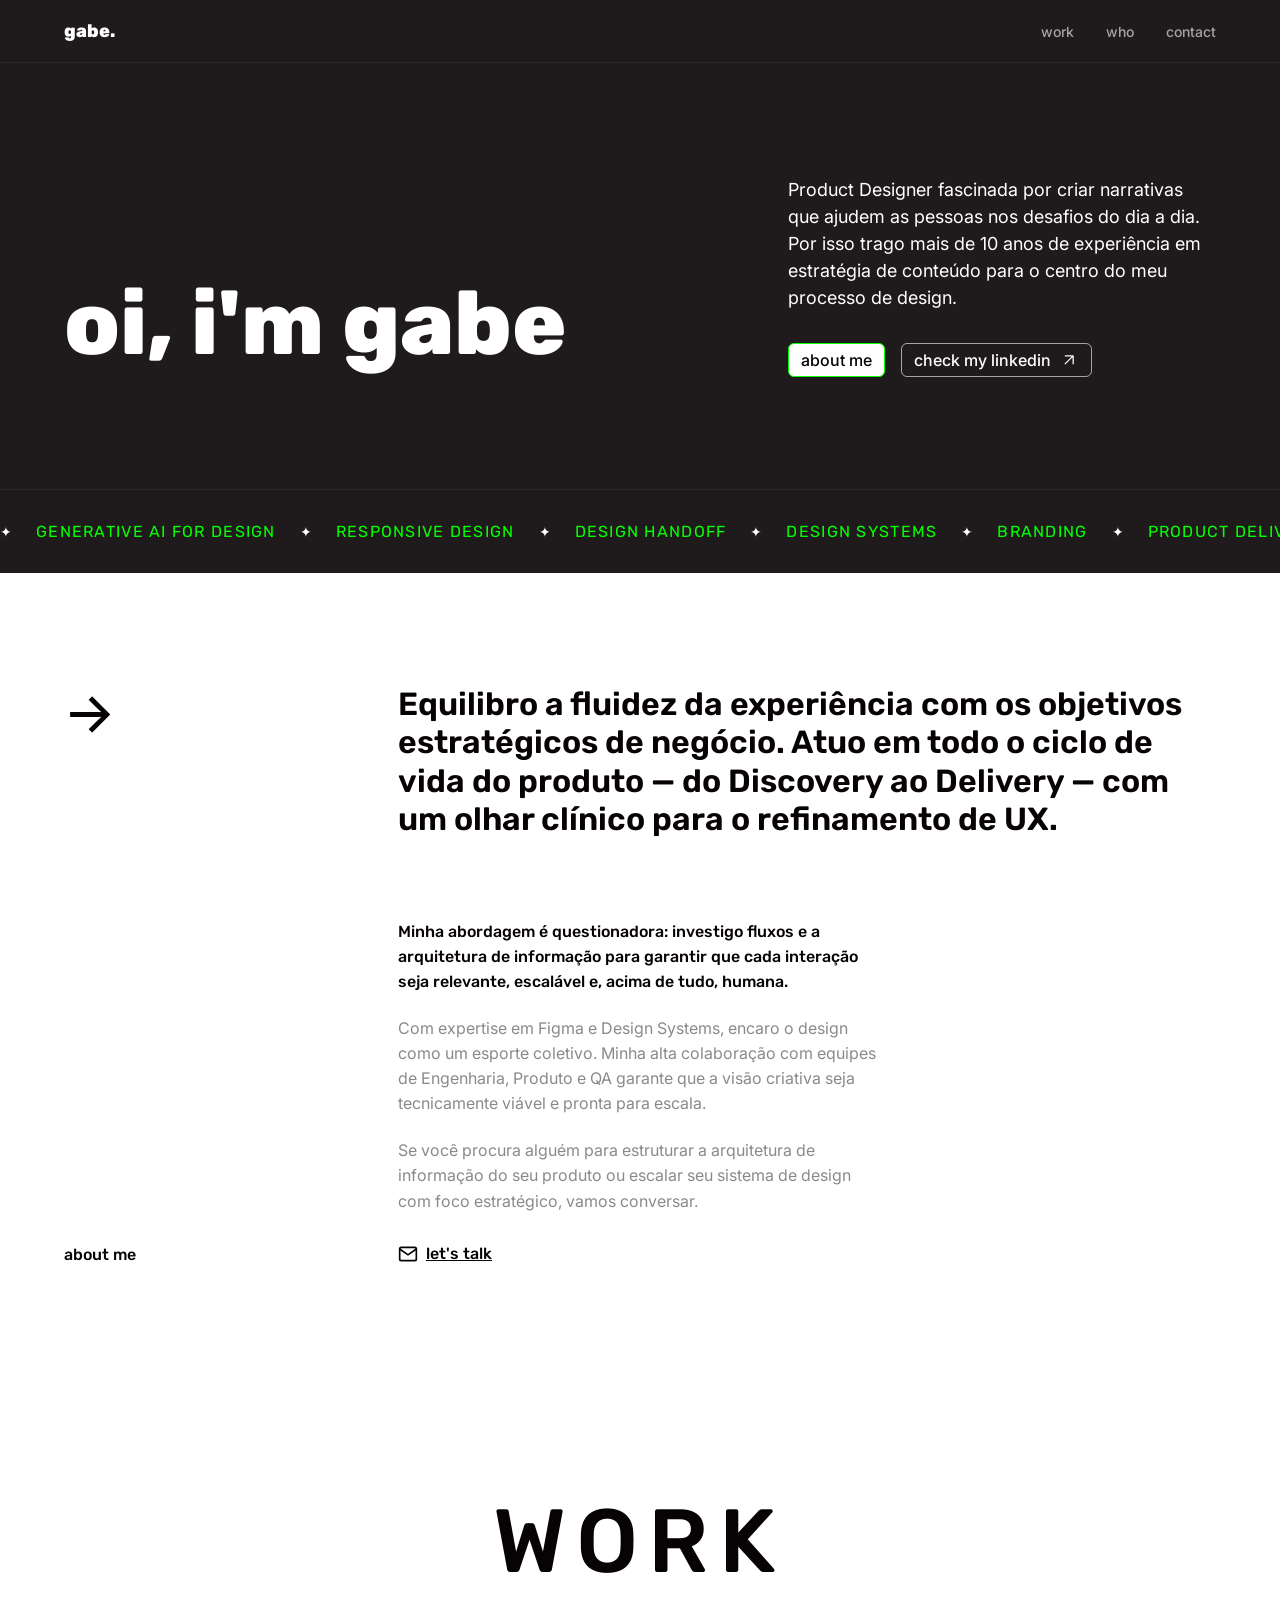
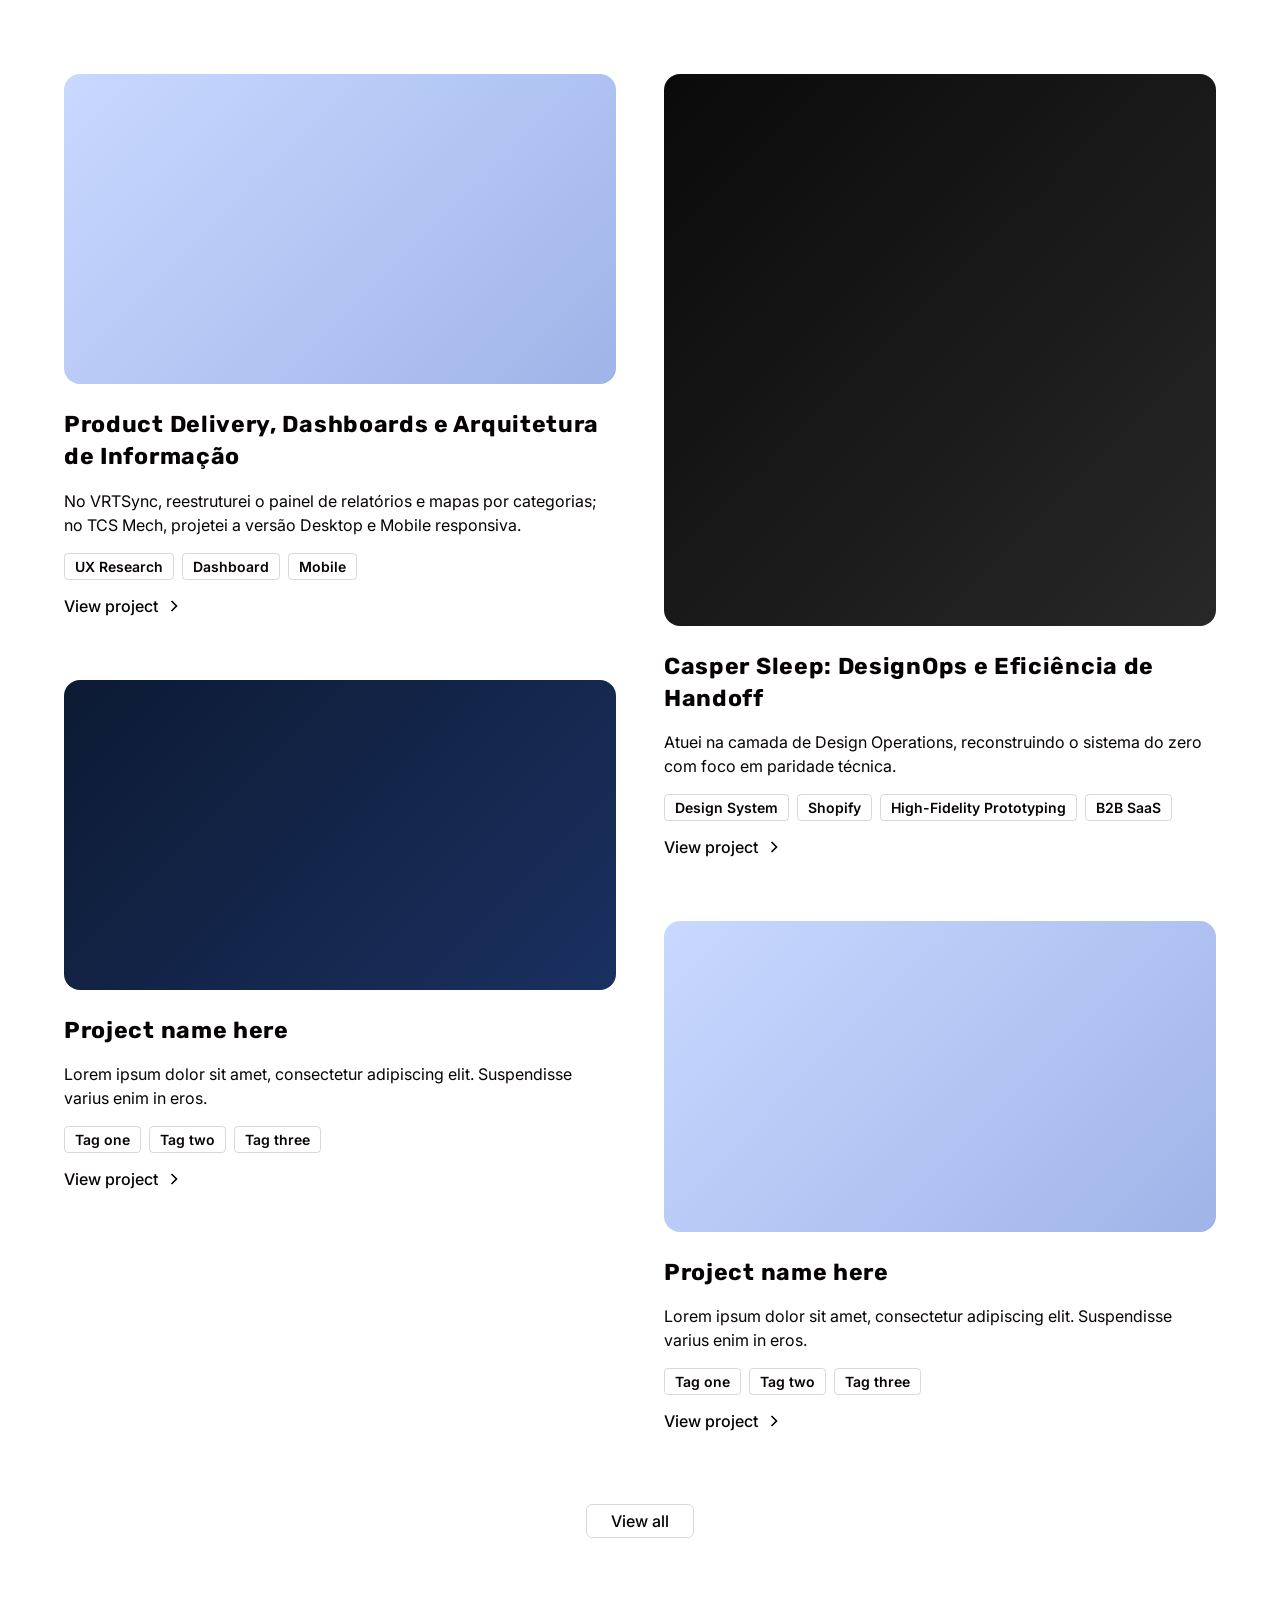
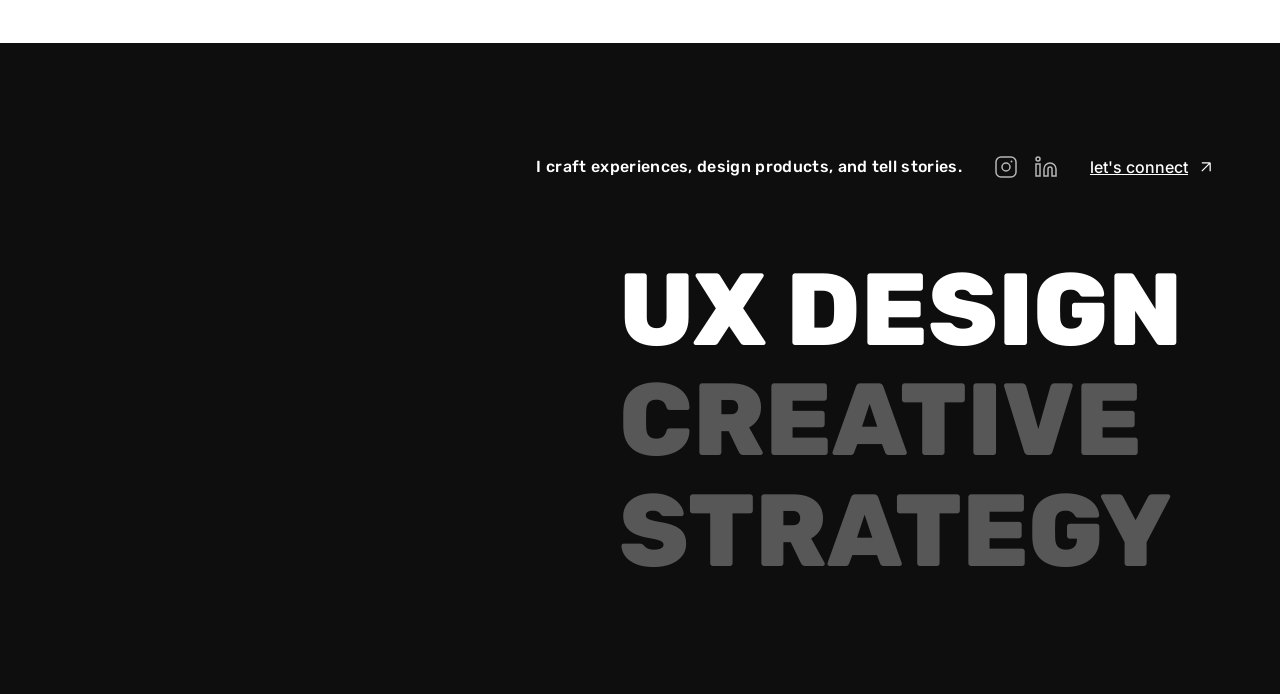
<file: nav-fix/index.html>
<!DOCTYPE html>
<html lang="pt-BR">
<head>
  <meta charset="UTF-8" />
  <meta name="viewport" content="width=device-width, initial-scale=1.0" />
  <title>Gabe — Product Designer</title>
  <link rel="preconnect" href="https://fonts.googleapis.com" />
  <link rel="preconnect" href="https://fonts.gstatic.com" crossorigin />
  <link href="https://fonts.googleapis.com/css2?family=Rubik:wght@400;500;700;800&family=Inter:wght@400;500;600&display=swap" rel="stylesheet" />
  <style>
    *, *::before, *::after { box-sizing: border-box; margin: 0; padding: 0; }

    :root {
      --bg-dark:    #1f1b1d;
      --bg-black:   #0e0e0e;
      --bg-white:   #ffffff;
      --accent:     #05ff00;
      --text-white: #ffffff;
      --text-black: #070204;
      --text-muted: #888a8b;
      --text-tag:   rgba(7,2,4,0.15);
      --radius-lg:  16px;
    }

    html { scroll-behavior: smooth; }
    body { font-family: 'Inter', sans-serif; background: var(--bg-white); color: var(--text-black); overflow-x: hidden; }

    /* ── NAV ── */
    nav {
      position: fixed; top: 0; left: 0; right: 0; z-index: 100;
      background: var(--bg-dark);
      display: flex; align-items: center; justify-content: space-between;
      padding: 20px 64px;
      border-bottom: 1px solid rgba(255,255,255,0.06);
    }
    .nav-logo {
      font-family: 'Rubik', sans-serif; font-weight: 800;
      font-size: 18px; color: var(--text-white); text-decoration: none;
    }
    .nav-links { display: flex; gap: 32px; }
    .nav-links a {
      font-size: 14px; font-weight: 500;
      color: rgba(255,255,255,0.6); text-decoration: none; transition: color 0.2s;
    }
    .nav-links a:hover { color: var(--accent); }
    .nav-hamburger { display: none; flex-direction: column; gap: 5px; cursor: pointer; }
    .nav-hamburger span { display: block; width: 22px; height: 2px; background: #fff; border-radius: 2px; }

    /* ── HERO ── */
    .hero {
      background: var(--bg-dark);
      padding: calc(112px + 64px) 64px 112px;
    }
    .hero-inner {
      max-width: 1280px; margin: 0 auto;
      display: flex; gap: 80px; align-items: flex-end;
    }
    .hero-left { flex: 0 0 644px; }
    .hero-heading {
      font-family: 'Rubik', sans-serif; font-weight: 800;
      font-size: clamp(56px, 7vw, 96px); line-height: 1.2;
      color: var(--text-white);
    }
    .hero-right {
      flex: 1 1 0; min-width: 0;
      display: flex; flex-direction: column; gap: 32px;
    }
    .hero-body { font-size: 18px; line-height: 1.5; color: var(--text-white); }
    .hero-actions { display: flex; gap: 16px; flex-wrap: wrap; }
    .btn-primary {
      background: var(--text-white); border: 1px solid var(--accent);
      color: var(--text-black); font-family: 'Inter', sans-serif;
      font-weight: 500; font-size: 16px; padding: 6px 12px;
      cursor: pointer; text-decoration: none; transition: background 0.2s;
      border-radius: 6px; white-space: nowrap;
    }
    .btn-primary:hover { background: var(--accent); }
    .btn-outline {
      border: 1px solid rgba(255,255,255,0.6); background: transparent;
      color: var(--text-white); font-family: 'Inter', sans-serif;
      font-weight: 500; font-size: 16px; padding: 6px 12px;
      cursor: pointer; text-decoration: none; border-radius: 6px;
      display: inline-flex; align-items: center; gap: 8px;
      transition: background 0.2s, color 0.2s; white-space: nowrap;
    }
    .btn-outline:hover { background: var(--accent); color: var(--text-black); border-color: var(--accent); }

    /* ── MARQUEE ── */
    .marquee-section {
      background: var(--bg-dark); padding: 32px 0; overflow: hidden;
      border-top: 1px solid rgba(255,255,255,0.06);
    }
    .marquee-track {
      display: flex; gap: 24px; align-items: center;
      width: max-content;
      animation: marquee 22s linear infinite;
    }
    .marquee-section:hover .marquee-track { animation-play-state: paused; }
    @keyframes marquee {
      from { transform: translateX(0); }
      to   { transform: translateX(-50%); }
    }
    .marquee-star { font-size: 14px; color: var(--text-white); flex-shrink: 0; }
    .marquee-text {
      font-family: 'Rubik', sans-serif; font-size: 16px;
      color: var(--accent); text-transform: uppercase;
      letter-spacing: 0.08em; white-space: nowrap; flex-shrink: 0;
    }

    /* ── INTRO ── */
    .intro { background: var(--bg-white); padding: 112px 64px; display: flex; gap: 24px; align-items: flex-end; }
    .intro-left { flex: 0 0 310px; display: flex; flex-direction: column; gap: 80px; align-self: stretch; }
    .intro-arrow { font-size: 55px; font-weight: 500; color: var(--text-black); line-height: 1; }
    .intro-label { font-family: 'Rubik', sans-serif; font-weight: 500; font-size: 16px; color: var(--text-black); margin-top: auto; }
    .intro-right { flex: 1 1 0; min-width: 0; display: flex; flex-direction: column; gap: 80px; }
    .intro-headline {
      font-family: 'Rubik', sans-serif; font-weight: 600;
      font-size: clamp(22px, 2.5vw, 36px); line-height: 1.2; color: var(--text-black); max-width: 882px;
    }
    .intro-body { display: flex; flex-direction: column; gap: 22px; max-width: 480px; }
    .intro-strong { font-family: 'Rubik', sans-serif; font-weight: 500; font-size: 16px; line-height: 1.57; color: var(--text-black); }
    .intro-p { font-size: 16px; line-height: 1.57; color: var(--text-muted); }
    .btn-link {
      display: inline-flex; align-items: center; gap: 8px;
      font-family: 'Rubik', sans-serif; font-weight: 500; font-size: 16px;
      color: var(--text-black); text-decoration: underline; cursor: pointer;
      background: none; border: none; padding: 0; margin-top: 8px;
    }

    /* ── PROJECTS ── */
    .projects { background: var(--bg-white); padding: 112px 64px; }
    .projects-inner { max-width: 1280px; margin: 0 auto; display: flex; flex-direction: column; gap: 80px; align-items: center; }
    .section-title {
      font-family: 'Rubik', sans-serif; font-weight: 500;
      font-size: clamp(56px, 7vw, 96px); letter-spacing: 0.12em;
      color: var(--text-black); text-align: center;
    }
    .portfolio-grid { display: grid; grid-template-columns: 1fr 1fr; gap: 48px; width: 100%; }
    .col-left, .col-right { display: flex; flex-direction: column; gap: 64px; }
    .card { display: flex; flex-direction: column; gap: 24px; }
    .card-img { width: 100%; border-radius: var(--radius-lg); overflow: hidden; background: #e8e8e8; position: relative; }
    .card-img img { width: 100%; height: 100%; object-fit: cover; display: block; transition: transform 0.4s ease; }
    .card:hover .card-img img { transform: scale(1.03); }
    .card-img.ratio-wide { aspect-ratio: 16/9; }
    .card-img.ratio-tall { aspect-ratio: 1/1; }
    .card-img.color-1 { background: linear-gradient(135deg, #c8d8ff, #a0b4e8); }
    .card-img.color-2 { background: linear-gradient(135deg, #0c1a33, #1a3060); }
    .card-img.color-3 { background: linear-gradient(135deg, #0a0a0a, #282828); }
    .card-content { display: flex; flex-direction: column; gap: 16px; }
    .card-heading { font-family: 'Rubik', sans-serif; font-weight: 700; font-size: clamp(20px, 1.8vw, 28px); line-height: 1.4; color: var(--text-black); letter-spacing: 0.03em; }
    .card-text { font-size: 16px; line-height: 1.5; color: var(--text-black); }
    .card-tags { display: flex; flex-wrap: wrap; gap: 8px; }
    .tag { border: 1px solid var(--text-tag); padding: 4px 10px; border-radius: 4px; font-family: 'Inter', sans-serif; font-weight: 600; font-size: 14px; color: var(--text-black); white-space: nowrap; }
    .card-link { display: inline-flex; align-items: center; gap: 6px; font-family: 'Inter', sans-serif; font-weight: 500; font-size: 16px; color: var(--text-black); text-decoration: none; transition: gap 0.2s; }
    .card-link:hover { gap: 10px; }
    .card-link svg { width: 20px; height: 20px; flex-shrink: 0; }
    .btn-border { border: 1px solid var(--text-tag); border-radius: 6px; padding: 6px 24px; font-family: 'Inter', sans-serif; font-weight: 500; font-size: 16px; color: var(--text-black); cursor: pointer; background: none; text-decoration: none; transition: border-color 0.2s; }
    .btn-border:hover { border-color: var(--text-black); }

    /* ── FOOTER ── */
    footer { background: var(--bg-black); padding: 112px 64px; display: flex; flex-direction: column; gap: 80px; }
    .footer-top { max-width: 1280px; margin: 0 auto; width: 100%; display: flex; align-items: center; justify-content: flex-end; gap: 32px; }
    .footer-tagline { font-family: 'Rubik', sans-serif; font-weight: 500; font-size: 16px; color: var(--text-white); letter-spacing: 0.02em; }
    .footer-socials { display: flex; gap: 16px; align-items: center; }
    .footer-socials a { display: flex; color: rgba(255,255,255,0.7); transition: color 0.2s; }
    .footer-socials a:hover { color: var(--accent); }
    .footer-socials svg { width: 24px; height: 24px; }
    .btn-link-white { display: inline-flex; align-items: center; gap: 8px; font-family: 'Inter', sans-serif; font-weight: 500; font-size: 16px; color: var(--text-white); text-decoration: underline; cursor: pointer; background: none; border: none; white-space: nowrap; }
    .footer-words { max-width: 1280px; margin: 0 auto; width: 100%; display: flex; flex-direction: column; gap: 8px; padding-left: max(555px, 40%); }
    .footer-word { font-family: 'Rubik', sans-serif; font-weight: 800; font-size: clamp(48px, 8vw, 120px); color: var(--text-white); text-transform: uppercase; line-height: 1; transition: opacity 0.3s; }
    .footer-word.dim { opacity: 0.3; }
    .footer-word:hover { opacity: 1 !important; }

    /* ── MOBILE ── */
    @media (max-width: 768px) {
      nav { padding: 16px 20px; }
      .nav-links { display: none; }
      .nav-hamburger { display: flex; }

      /* Hero mobile */
      .hero { padding: calc(64px + 56px) 20px 48px; }
      .hero-inner { flex-direction: column; gap: 24px; align-items: flex-start; }
      .hero-left { flex: none; width: 100%; }
      .hero-heading { font-size: 44px; }
      .hero-body { font-size: 12px; }
      .hero-actions { gap: 12px; }
      .btn-primary, .btn-outline { font-size: 12px; padding: 6px 12px; }

      /* Marquee mobile */
      .marquee-section { padding: 32px 0; }

      /* Intro mobile */
      .intro { flex-direction: column; padding: 32px 20px 48px; gap: 24px; }
      .intro-left { flex: none; flex-direction: row; align-items: center; gap: 24px; width: 100%; }
      .intro-arrow { font-size: 44px; }
      .intro-label { margin-top: 0; font-size: 16px; }
      .intro-right { gap: 24px; }
      .intro-headline { font-size: 20px; letter-spacing: 0.6px; line-height: 1.4; }
      .intro-body { max-width: 100%; gap: 16px; }
      .intro-strong { font-size: 12px; }
      .intro-p { font-size: 12px; }
      /* mobile two-col layout for intro body */
      .intro-cols { display: flex; gap: 48px; align-items: flex-start; }
      .intro-col-label { font-size: 16px; white-space: nowrap; }
      .intro-col-content { flex: 1; display: flex; flex-direction: column; gap: 40px; }

      /* Projects mobile */
      .projects { padding: 48px 20px; }
      .projects-inner { gap: 48px; }
      .section-title { font-size: 40px; letter-spacing: 0.16em; }
      .portfolio-grid { grid-template-columns: 1fr; gap: 48px; }
      .card-heading { font-size: 20px; letter-spacing: 0.6px; }
      .card-text { font-size: 12px; }
      .card-link { font-size: 12px; }
      .tag { font-size: 12px; }

      /* Footer mobile */
      footer { padding: 48px 20px; gap: 32px; }
      .footer-top { flex-direction: column; align-items: center; gap: 16px; text-align: center; }
      .footer-tagline { font-size: 12px; }
      .footer-socials svg { width: 36px; height: 36px; }
      .footer-words { padding-left: 0; flex-direction: column; align-items: flex-end; gap: 8px; }
      .footer-word { font-size: 32px; }
      .footer-bottom-row { display: flex; justify-content: flex-start; padding: 0 20px; }
    }
  </style>
</head>
<body>

  <!-- NAV -->
  <nav>
    <a href="#" class="nav-logo">gabe.</a>
    <div class="nav-links">
      <a href="#work">work</a>
      <a href="/pages/who.html">who</a>
      <a href="#contact">contact</a>
    </div>
    <div class="nav-hamburger" onclick="this.closest('nav').querySelector('.nav-links').style.display = this.closest('nav').querySelector('.nav-links').style.display === 'flex' ? 'none' : 'flex'">
      <span></span><span></span><span></span>
    </div>
  </nav>

  <!-- HERO -->
  <section class="hero" id="home">
    <div class="hero-inner">
      <div class="hero-left">
        <h1 class="hero-heading">oi, i'm gabe</h1>
      </div>
      <div class="hero-right">
        <p class="hero-body">
          Product Designer fascinada por criar narrativas que ajudem as pessoas
          nos desafios do dia a dia. Por isso trago mais de 10 anos de experiência
          em estratégia de conteúdo para o centro do meu processo de design.
        </p>
        <div class="hero-actions">
          <a href="/pages/who.html" class="btn-primary">about me</a>
          <a href="https://linkedin.com" target="_blank" class="btn-outline">
            check my linkedin
            <svg viewBox="0 0 24 24" fill="none" stroke="currentColor" stroke-width="1.5" width="20" height="20">
              <path d="M7 17L17 7M17 7H7M17 7v10"/>
            </svg>
          </a>
        </div>
      </div>
    </div>
  </section>

  <!-- MARQUEE -->
  <div class="marquee-section">
    <div class="marquee-track" aria-hidden="true">
      <span class="marquee-star">✦</span><span class="marquee-text">Generative AI for Design</span>
      <span class="marquee-star">✦</span><span class="marquee-text">Responsive Design</span>
      <span class="marquee-star">✦</span><span class="marquee-text">Design Handoff</span>
      <span class="marquee-star">✦</span><span class="marquee-text">Design Systems</span>
      <span class="marquee-star">✦</span><span class="marquee-text">Branding</span>
      <span class="marquee-star">✦</span><span class="marquee-text">Product Delivery</span>
      <span class="marquee-star">✦</span><span class="marquee-text">Visual Strategy</span>
      <span class="marquee-star">✦</span><span class="marquee-text">Generative AI for Design</span>
      <span class="marquee-star">✦</span><span class="marquee-text">Responsive Design</span>
      <span class="marquee-star">✦</span><span class="marquee-text">Design Handoff</span>
      <span class="marquee-star">✦</span><span class="marquee-text">Design Systems</span>
      <span class="marquee-star">✦</span><span class="marquee-text">Branding</span>
      <span class="marquee-star">✦</span><span class="marquee-text">Product Delivery</span>
      <span class="marquee-star">✦</span><span class="marquee-text">Visual Strategy</span>
    </div>
  </div>

  <!-- INTRO / ABOUT -->
  <section class="intro" id="about">
    <!-- Desktop layout -->
    <div class="intro-left">
      <span class="intro-arrow">→</span>
      <span class="intro-label">about me</span>
    </div>
    <div class="intro-right">
      <h2 class="intro-headline">
        Equilibro a fluidez da experiência com os objetivos estratégicos de negócio.
        Atuo em todo o ciclo de vida do produto — do Discovery ao Delivery — com um
        olhar clínico para o refinamento de UX.
      </h2>
      <div class="intro-body">
        <p class="intro-strong">
          Minha abordagem é questionadora: investigo fluxos e a arquitetura de
          informação para garantir que cada interação seja relevante, escalável e,
          acima de tudo, humana.
        </p>
        <p class="intro-p">
          Com expertise em Figma e Design Systems, encaro o design como um esporte
          coletivo. Minha alta colaboração com equipes de Engenharia, Produto e QA
          garante que a visão criativa seja tecnicamente viável e pronta para escala.
        </p>
        <p class="intro-p">
          Se você procura alguém para estruturar a arquitetura de informação do seu
          produto ou escalar seu sistema de design com foco estratégico, vamos conversar.
        </p>
        <a href="#contact" class="btn-link">
          <svg viewBox="0 0 24 24" fill="none" stroke="currentColor" stroke-width="2" width="20" height="20">
            <path d="M20 4H4C2.9 4 2 4.9 2 6v12c0 1.1.9 2 2 2h16c1.1 0 2-.9 2-2V6c0-1.1-.9-2-2-2z"/>
            <polyline points="22,6 12,13 2,6"/>
          </svg>
          let's talk
        </a>
      </div>
    </div>
  </section>

  <!-- PROJECTS -->
  <section class="projects" id="work">
    <div class="projects-inner">
      <h2 class="section-title">WORK</h2>
      <div class="portfolio-grid">
        <div class="col-left">
          <article class="card">
            <div class="card-img ratio-wide color-1"></div>
            <div class="card-content">
              <h3 class="card-heading">Product Delivery, Dashboards e Arquitetura de Informação</h3>
              <p class="card-text">No VRTSync, reestruturei o painel de relatórios e mapas por categorias; no TCS Mech, projetei a versão Desktop e Mobile responsiva.</p>
              <div class="card-tags">
                <span class="tag">UX Research</span>
                <span class="tag">Dashboard</span>
                <span class="tag">Mobile</span>
              </div>
              <a href="pages/project.html" class="card-link">
                View project
                <svg viewBox="0 0 24 24" fill="none" stroke="currentColor" stroke-width="2"><polyline points="9,18 15,12 9,6"/></svg>
              </a>
            </div>
          </article>
          <article class="card">
            <div class="card-img ratio-wide color-2"></div>
            <div class="card-content">
              <h3 class="card-heading">Project name here</h3>
              <p class="card-text">Lorem ipsum dolor sit amet, consectetur adipiscing elit. Suspendisse varius enim in eros.</p>
              <div class="card-tags">
                <span class="tag">Tag one</span>
                <span class="tag">Tag two</span>
                <span class="tag">Tag three</span>
              </div>
              <a href="pages/project.html" class="card-link">
                View project
                <svg viewBox="0 0 24 24" fill="none" stroke="currentColor" stroke-width="2"><polyline points="9,18 15,12 9,6"/></svg>
              </a>
            </div>
          </article>
        </div>
        <div class="col-right">
          <article class="card">
            <div class="card-img ratio-tall color-3"></div>
            <div class="card-content">
              <h3 class="card-heading">Casper Sleep: DesignOps e Eficiência de Handoff</h3>
              <p class="card-text">Atuei na camada de Design Operations, reconstruindo o sistema do zero com foco em paridade técnica.</p>
              <div class="card-tags">
                <span class="tag">Design System</span>
                <span class="tag">Shopify</span>
                <span class="tag">High-Fidelity Prototyping</span>
                <span class="tag">B2B SaaS</span>
              </div>
              <a href="pages/project.html" class="card-link">
                View project
                <svg viewBox="0 0 24 24" fill="none" stroke="currentColor" stroke-width="2"><polyline points="9,18 15,12 9,6"/></svg>
              </a>
            </div>
          </article>
          <article class="card">
            <div class="card-img ratio-wide color-1"></div>
            <div class="card-content">
              <h3 class="card-heading">Project name here</h3>
              <p class="card-text">Lorem ipsum dolor sit amet, consectetur adipiscing elit. Suspendisse varius enim in eros.</p>
              <div class="card-tags">
                <span class="tag">Tag one</span>
                <span class="tag">Tag two</span>
                <span class="tag">Tag three</span>
              </div>
              <a href="pages/project.html" class="card-link">
                View project
                <svg viewBox="0 0 24 24" fill="none" stroke="currentColor" stroke-width="2"><polyline points="9,18 15,12 9,6"/></svg>
              </a>
            </div>
          </article>
        </div>
      </div>
      <div><a href="#" class="btn-border">View all</a></div>
    </div>
  </section>

  <!-- FOOTER -->
  <footer id="contact">
    <div class="footer-top">
      <span class="footer-tagline">I craft experiences, design products, and tell stories.</span>
      <div class="footer-socials">
        <a href="#" aria-label="Instagram">
          <svg viewBox="0 0 24 24" fill="none" stroke="currentColor" stroke-width="1.5">
            <rect x="2" y="2" width="20" height="20" rx="5" ry="5"/>
            <circle cx="12" cy="12" r="4"/>
            <circle cx="17.5" cy="6.5" r="1" fill="currentColor" stroke="none"/>
          </svg>
        </a>
        <a href="#" aria-label="LinkedIn">
          <svg viewBox="0 0 24 24" fill="none" stroke="currentColor" stroke-width="1.5">
            <path d="M16 8a6 6 0 0 1 6 6v7h-4v-7a2 2 0 0 0-2-2 2 2 0 0 0-2 2v7h-4v-7a6 6 0 0 1 6-6z"/>
            <rect x="2" y="9" width="4" height="12"/>
            <circle cx="4" cy="4" r="2"/>
          </svg>
        </a>
      </div>
      <a href="mailto:hello@gabe.com" class="btn-link-white">
        let's connect
        <svg viewBox="0 0 24 24" fill="none" stroke="currentColor" stroke-width="1.5" width="20" height="20">
          <path d="M7 17L17 7M17 7H7M17 7v10"/>
        </svg>
      </a>
    </div>
    <div class="footer-words">
      <div class="footer-word">UX Design</div>
      <div class="footer-word dim">Creative</div>
      <div class="footer-word dim">Strategy</div>
    </div>
  </footer>

  <script>
    // Close mobile nav on link click
    document.querySelectorAll('.nav-links a').forEach(a => {
      a.addEventListener('click', () => {
        if (window.innerWidth <= 768) {
          document.querySelector('.nav-links').style.display = 'none';
        }
      });
    });
    // Mobile nav style adjustments
    const mq = window.matchMedia('(max-width: 768px)');
    function adjustNav(e) {
      const links = document.querySelector('.nav-links');
      if (e.matches) {
        links.style.cssText = 'display:none;position:absolute;top:56px;left:0;right:0;background:#1f1b1d;flex-direction:column;gap:0;padding:8px 0;border-bottom:1px solid rgba(255,255,255,0.06)';
        links.querySelectorAll('a').forEach(a => {
          a.style.cssText = 'display:block;padding:14px 20px;font-size:15px';
        });
      } else {
        links.style.cssText = '';
        links.querySelectorAll('a').forEach(a => a.style.cssText = '');
      }
    }
    mq.addEventListener('change', adjustNav);
    adjustNav(mq);
  </script>

</body>
</html>
</file>
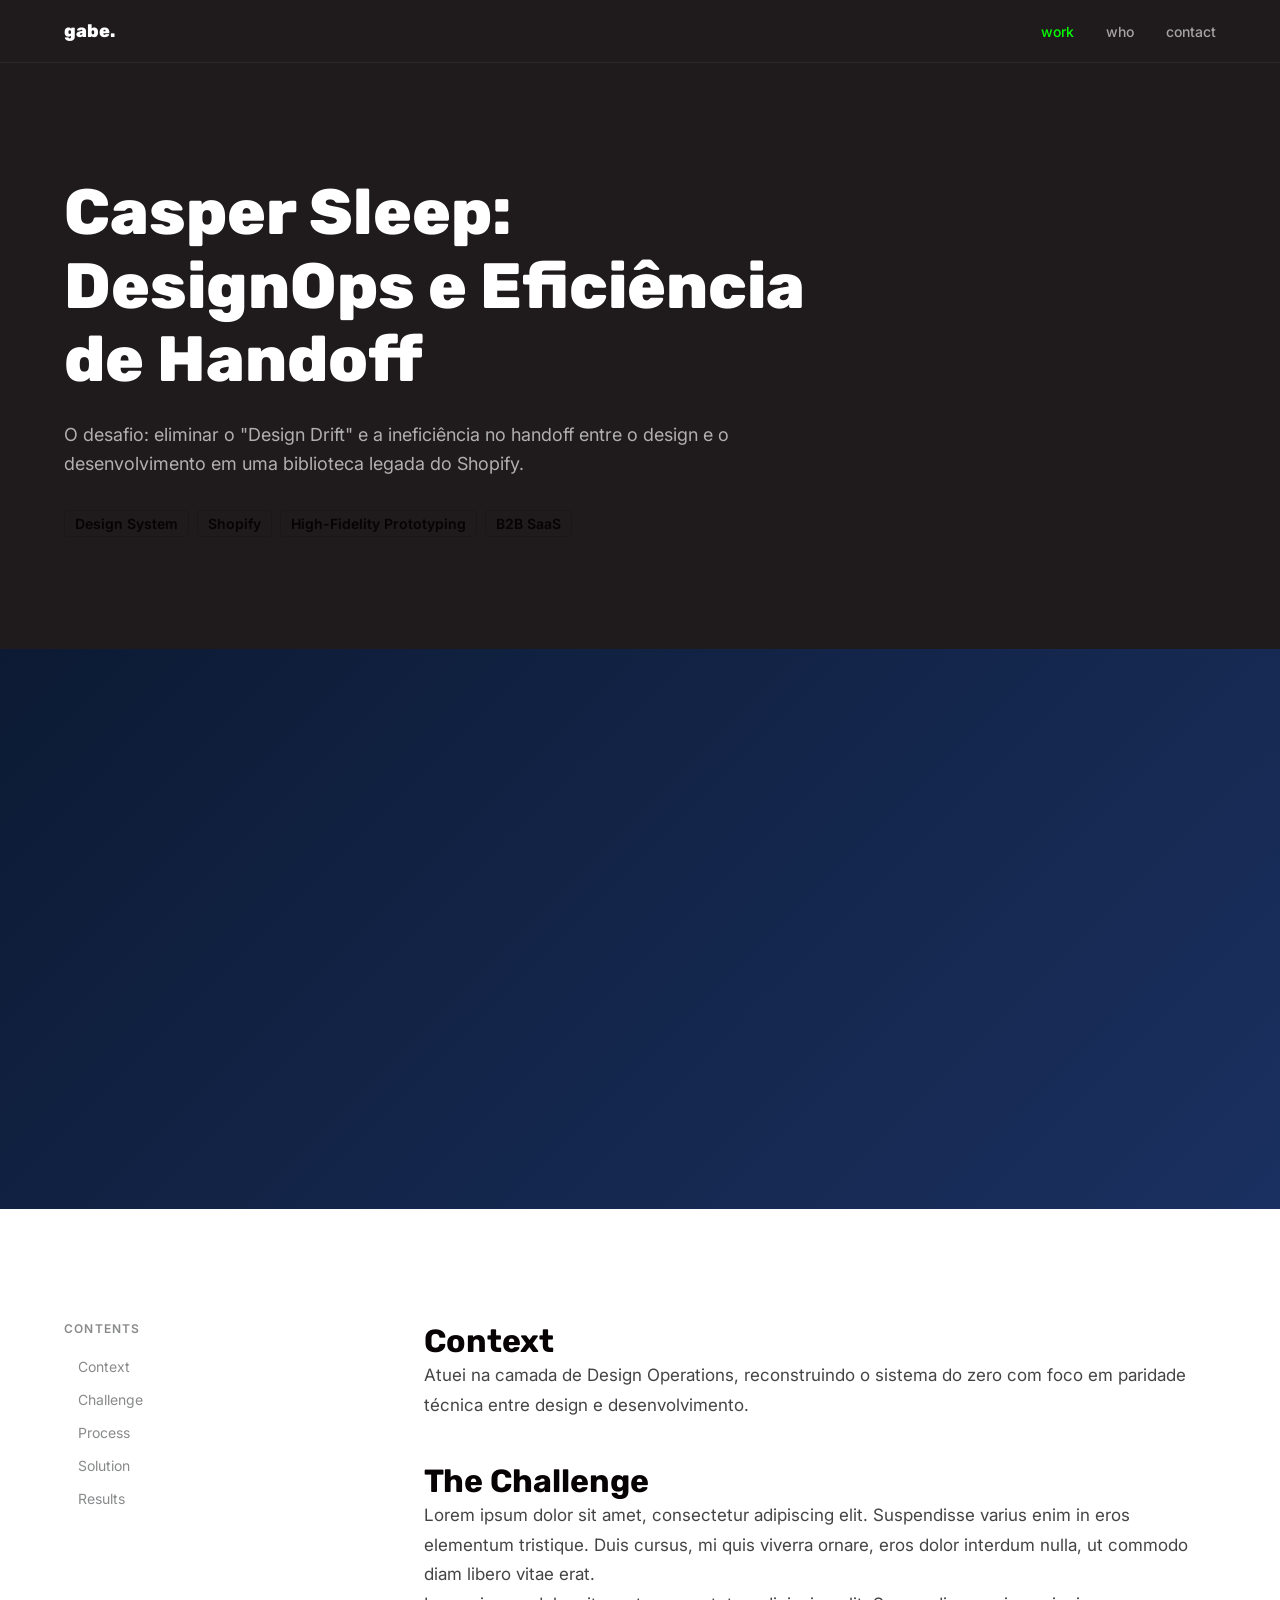
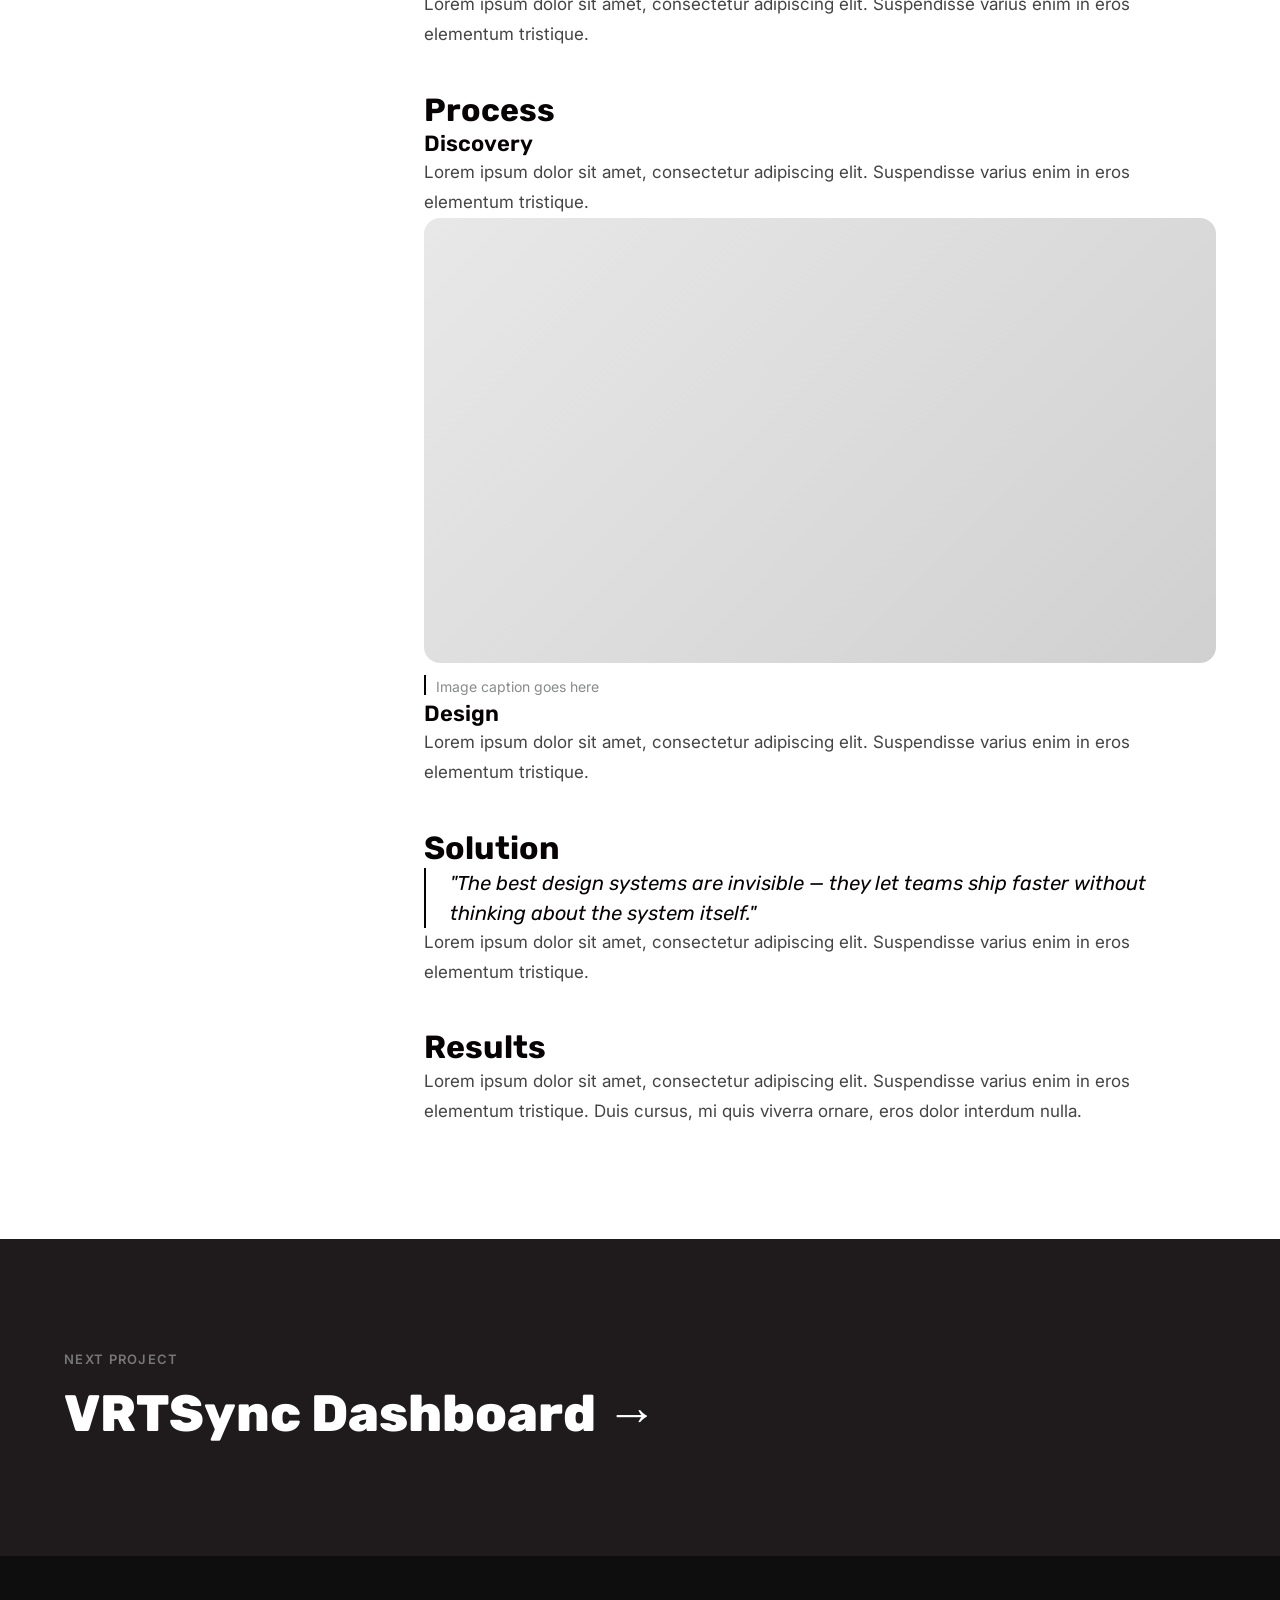
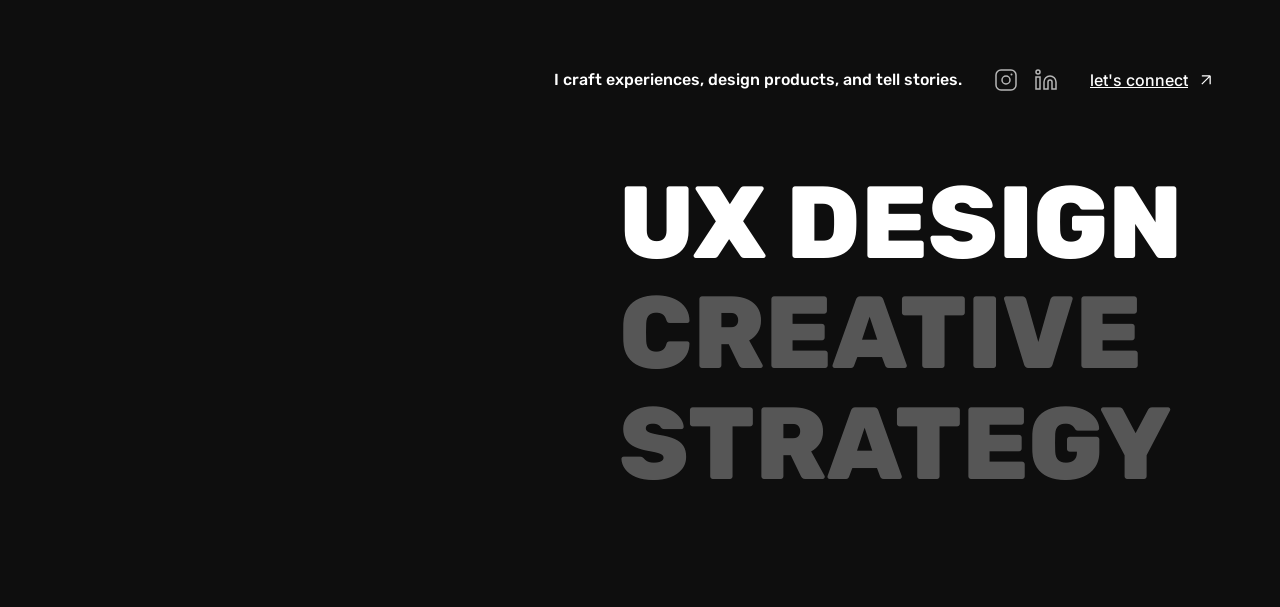
<file: pages/project.html>
<!DOCTYPE html>
<html lang="pt-BR">
<head>
  <meta charset="UTF-8" />
  <meta name="viewport" content="width=device-width, initial-scale=1.0" />
  <title>Project Name — Gabe</title>
  <link rel="preconnect" href="https://fonts.googleapis.com" />
  <link rel="preconnect" href="https://fonts.gstatic.com" crossorigin />
  <link href="https://fonts.googleapis.com/css2?family=Rubik:wght@300..900&family=Inter:wght@400;500;600&display=swap" rel="stylesheet" />
  <link rel="stylesheet" href="../assets/css/global.css" />
  <style>
    /* ── PROJECT PAGE ── */
    .project-header {
      background: var(--bg-dark);
      padding: calc(var(--pad-section) + 64px) var(--pad-global) var(--pad-section);
    }
    .project-header-inner {
      max-width: var(--max-w); margin: 0 auto;
    }
    .project-title {
      font-family: 'Rubik', sans-serif; font-weight: 800;
      font-size: clamp(36px, 5vw, 72px); line-height: 1.15;
      color: var(--text-white); max-width: 768px;
      margin-bottom: 24px;
    }
    .project-subtitle {
      font-size: 18px; line-height: 1.6;
      color: rgba(255,255,255,0.65); max-width: 768px;
      margin-bottom: 32px;
    }
    .project-meta { display: flex; flex-wrap: wrap; gap: 8px; }

    /* ── HERO IMAGE ── */
    .project-cover {
      background: #111;
      aspect-ratio: 16/7; overflow: hidden;
    }
    .project-cover img { width: 100%; height: 100%; object-fit: cover; display: block; }
    .project-cover-placeholder {
      width: 100%; height: 100%;
      background: linear-gradient(135deg, #0c1a33, #1a3060);
    }

    /* ── CONTENT LAYOUT ── */
    .project-content {
      background: var(--bg-white);
      padding: var(--pad-section) var(--pad-global);
    }
    .project-content-inner {
      max-width: var(--max-w); margin: 0 auto;
      display: grid; grid-template-columns: 280px 1fr; gap: 80px;
    }

    /* sticky TOC */
    .project-toc { position: sticky; top: 100px; align-self: start; }
    .toc-label {
      font-size: 12px; font-weight: 600; text-transform: uppercase;
      letter-spacing: 0.1em; color: var(--text-muted); margin-bottom: 16px;
    }
    .toc-list { list-style: none; display: flex; flex-direction: column; gap: 4px; }
    .toc-list a {
      font-size: 14px; color: var(--text-muted); text-decoration: none;
      padding: 6px 0; display: block; border-left: 2px solid transparent;
      padding-left: 12px; transition: color 0.2s, border-color 0.2s;
    }
    .toc-list a:hover, .toc-list a.active {
      color: var(--text-black); border-color: var(--text-black);
    }

    /* rich text */
    .rich-text { display: flex; flex-direction: column; gap: 40px; }
    .rich-text h2 {
      font-family: 'Rubik', sans-serif; font-weight: 700;
      font-size: clamp(24px, 2.5vw, 36px); line-height: 1.25;
      color: var(--text-black);
    }
    .rich-text h3 {
      font-family: 'Rubik', sans-serif; font-weight: 600;
      font-size: 22px; line-height: 1.3; color: var(--text-black);
    }
    .rich-text p {
      font-size: 17px; line-height: 1.75; color: #444;
    }
    .rich-text blockquote {
      border-left: 2px solid var(--text-black); padding-left: 24px;
      font-family: 'Rubik', sans-serif; font-size: 20px; line-height: 1.5;
      color: var(--text-black); font-style: italic;
    }
    .rich-img {
      border-radius: var(--radius-lg); overflow: hidden;
      background: #eee;
    }
    .rich-img img { width: 100%; display: block; }
    .rich-img-placeholder {
      aspect-ratio: 16/9;
      background: linear-gradient(135deg, #e8e8e8, #d0d0d0);
    }
    .img-caption {
      display: flex; gap: 10px; align-items: flex-start;
      margin-top: 12px;
    }
    .img-caption::before {
      content: ''; flex-shrink: 0;
      width: 2px; height: 20px; background: var(--text-black);
    }
    .img-caption p { font-size: 14px; color: var(--text-muted); }

    /* ── NEXT PROJECT ── */
    .next-project {
      background: var(--bg-dark); padding: var(--pad-section) var(--pad-global);
    }
    .next-project-inner {
      max-width: var(--max-w); margin: 0 auto;
      display: flex; justify-content: space-between; align-items: flex-end;
    }
    .next-label {
      font-size: 13px; font-weight: 600; text-transform: uppercase;
      letter-spacing: 0.1em; color: rgba(255,255,255,0.4); margin-bottom: 16px;
    }
    .next-title {
      font-family: 'Rubik', sans-serif; font-weight: 800;
      font-size: clamp(32px, 4vw, 64px); color: var(--text-white);
      text-decoration: none; display: block;
      transition: color 0.2s;
    }
    .next-title:hover { color: var(--accent); }

    @media (max-width: 900px) {
      .project-content-inner { grid-template-columns: 1fr; }
      .project-toc { position: static; }
      .next-project-inner { flex-direction: column; gap: 24px; }
    }
  </style>
</head>
<body>

  <nav>
    <a href="../index.html" class="nav-logo">gabe.</a>
    <div class="nav-links">
      <a href="../index.html#work" class="active">work</a>
      <a href="who.html">who</a>
      <a href="../index.html#contact">contact</a>
    </div>
  </nav>

  <!-- HEADER -->
  <header class="project-header">
    <div class="project-header-inner">
      <h1 class="project-title">Casper Sleep: DesignOps e Eficiência de Handoff</h1>
      <p class="project-subtitle">
        O desafio: eliminar o "Design Drift" e a ineficiência no handoff entre
        o design e o desenvolvimento em uma biblioteca legada do Shopify.
      </p>
      <div class="project-meta">
        <span class="tag">Design System</span>
        <span class="tag">Shopify</span>
        <span class="tag">High-Fidelity Prototyping</span>
        <span class="tag">B2B SaaS</span>
      </div>
    </div>
  </header>

  <!-- COVER -->
  <div class="project-cover">
    <!-- <img src="../assets/images/casper-cover.jpg" alt="Casper Sleep project cover"> -->
    <div class="project-cover-placeholder"></div>
  </div>

  <!-- CONTENT -->
  <section class="project-content">
    <div class="project-content-inner">

      <!-- Table of Contents -->
      <aside class="project-toc">
        <p class="toc-label">Contents</p>
        <ul class="toc-list">
          <li><a href="#context">Context</a></li>
          <li><a href="#challenge">Challenge</a></li>
          <li><a href="#process">Process</a></li>
          <li><a href="#solution">Solution</a></li>
          <li><a href="#results">Results</a></li>
        </ul>
      </aside>

      <!-- Rich Text -->
      <div class="rich-text">
        <div id="context">
          <h2>Context</h2>
          <p>Atuei na camada de Design Operations, reconstruindo o sistema do zero com foco em paridade técnica entre design e desenvolvimento.</p>
        </div>

        <div id="challenge">
          <h2>The Challenge</h2>
          <p>Lorem ipsum dolor sit amet, consectetur adipiscing elit. Suspendisse varius enim in eros elementum tristique. Duis cursus, mi quis viverra ornare, eros dolor interdum nulla, ut commodo diam libero vitae erat.</p>
          <p>Lorem ipsum dolor sit amet, consectetur adipiscing elit. Suspendisse varius enim in eros elementum tristique.</p>
        </div>

        <div id="process">
          <h2>Process</h2>
          <h3>Discovery</h3>
          <p>Lorem ipsum dolor sit amet, consectetur adipiscing elit. Suspendisse varius enim in eros elementum tristique.</p>
          <div class="rich-img">
            <!-- <img src="../assets/images/casper-discovery.jpg" alt="Discovery phase"> -->
            <div class="rich-img-placeholder"></div>
          </div>
          <div class="img-caption"><p>Image caption goes here</p></div>
          <h3>Design</h3>
          <p>Lorem ipsum dolor sit amet, consectetur adipiscing elit. Suspendisse varius enim in eros elementum tristique.</p>
        </div>

        <div id="solution">
          <h2>Solution</h2>
          <blockquote>
            "The best design systems are invisible — they let teams ship faster without thinking about the system itself."
          </blockquote>
          <p>Lorem ipsum dolor sit amet, consectetur adipiscing elit. Suspendisse varius enim in eros elementum tristique.</p>
        </div>

        <div id="results">
          <h2>Results</h2>
          <p>Lorem ipsum dolor sit amet, consectetur adipiscing elit. Suspendisse varius enim in eros elementum tristique. Duis cursus, mi quis viverra ornare, eros dolor interdum nulla.</p>
        </div>
      </div>

    </div>
  </section>

  <!-- NEXT PROJECT -->
  <section class="next-project">
    <div class="next-project-inner">
      <div>
        <p class="next-label">Next project</p>
        <a href="project.html" class="next-title">VRTSync Dashboard →</a>
      </div>
    </div>
  </section>

  <!-- FOOTER -->
  <footer id="contact">
    <div class="footer-top">
      <span class="footer-tagline">I craft experiences, design products, and tell stories.</span>
      <div class="footer-socials">
        <a href="#" aria-label="Instagram">
          <svg viewBox="0 0 24 24" fill="none" stroke="currentColor" stroke-width="1.5">
            <rect x="2" y="2" width="20" height="20" rx="5" ry="5"/>
            <circle cx="12" cy="12" r="4"/>
            <circle cx="17.5" cy="6.5" r="1" fill="currentColor" stroke="none"/>
          </svg>
        </a>
        <a href="#" aria-label="LinkedIn">
          <svg viewBox="0 0 24 24" fill="none" stroke="currentColor" stroke-width="1.5">
            <path d="M16 8a6 6 0 0 1 6 6v7h-4v-7a2 2 0 0 0-2-2 2 2 0 0 0-2 2v7h-4v-7a6 6 0 0 1 6-6z"/>
            <rect x="2" y="9" width="4" height="12"/>
            <circle cx="4" cy="4" r="2"/>
          </svg>
        </a>
      </div>
      <a href="mailto:hello@gabe.com" class="btn-link-white">
        let's connect
        <svg viewBox="0 0 24 24" fill="none" stroke="currentColor" stroke-width="1.5" width="20" height="20">
          <path d="M7 17L17 7M17 7H7M17 7v10"/>
        </svg>
      </a>
    </div>
    <div class="footer-words">
      <div class="footer-word">UX Design</div>
      <div class="footer-word dim">Creative</div>
      <div class="footer-word dim">Strategy</div>
    </div>
  </footer>

  <script>
    // Active TOC on scroll
    const sections = document.querySelectorAll('[id]');
    const links = document.querySelectorAll('.toc-list a');
    window.addEventListener('scroll', () => {
      let current = '';
      sections.forEach(s => {
        if (window.scrollY >= s.offsetTop - 140) current = s.id;
      });
      links.forEach(a => {
        a.classList.toggle('active', a.getAttribute('href') === '#' + current);
      });
    });
  </script>

</body>
</html>
</file>
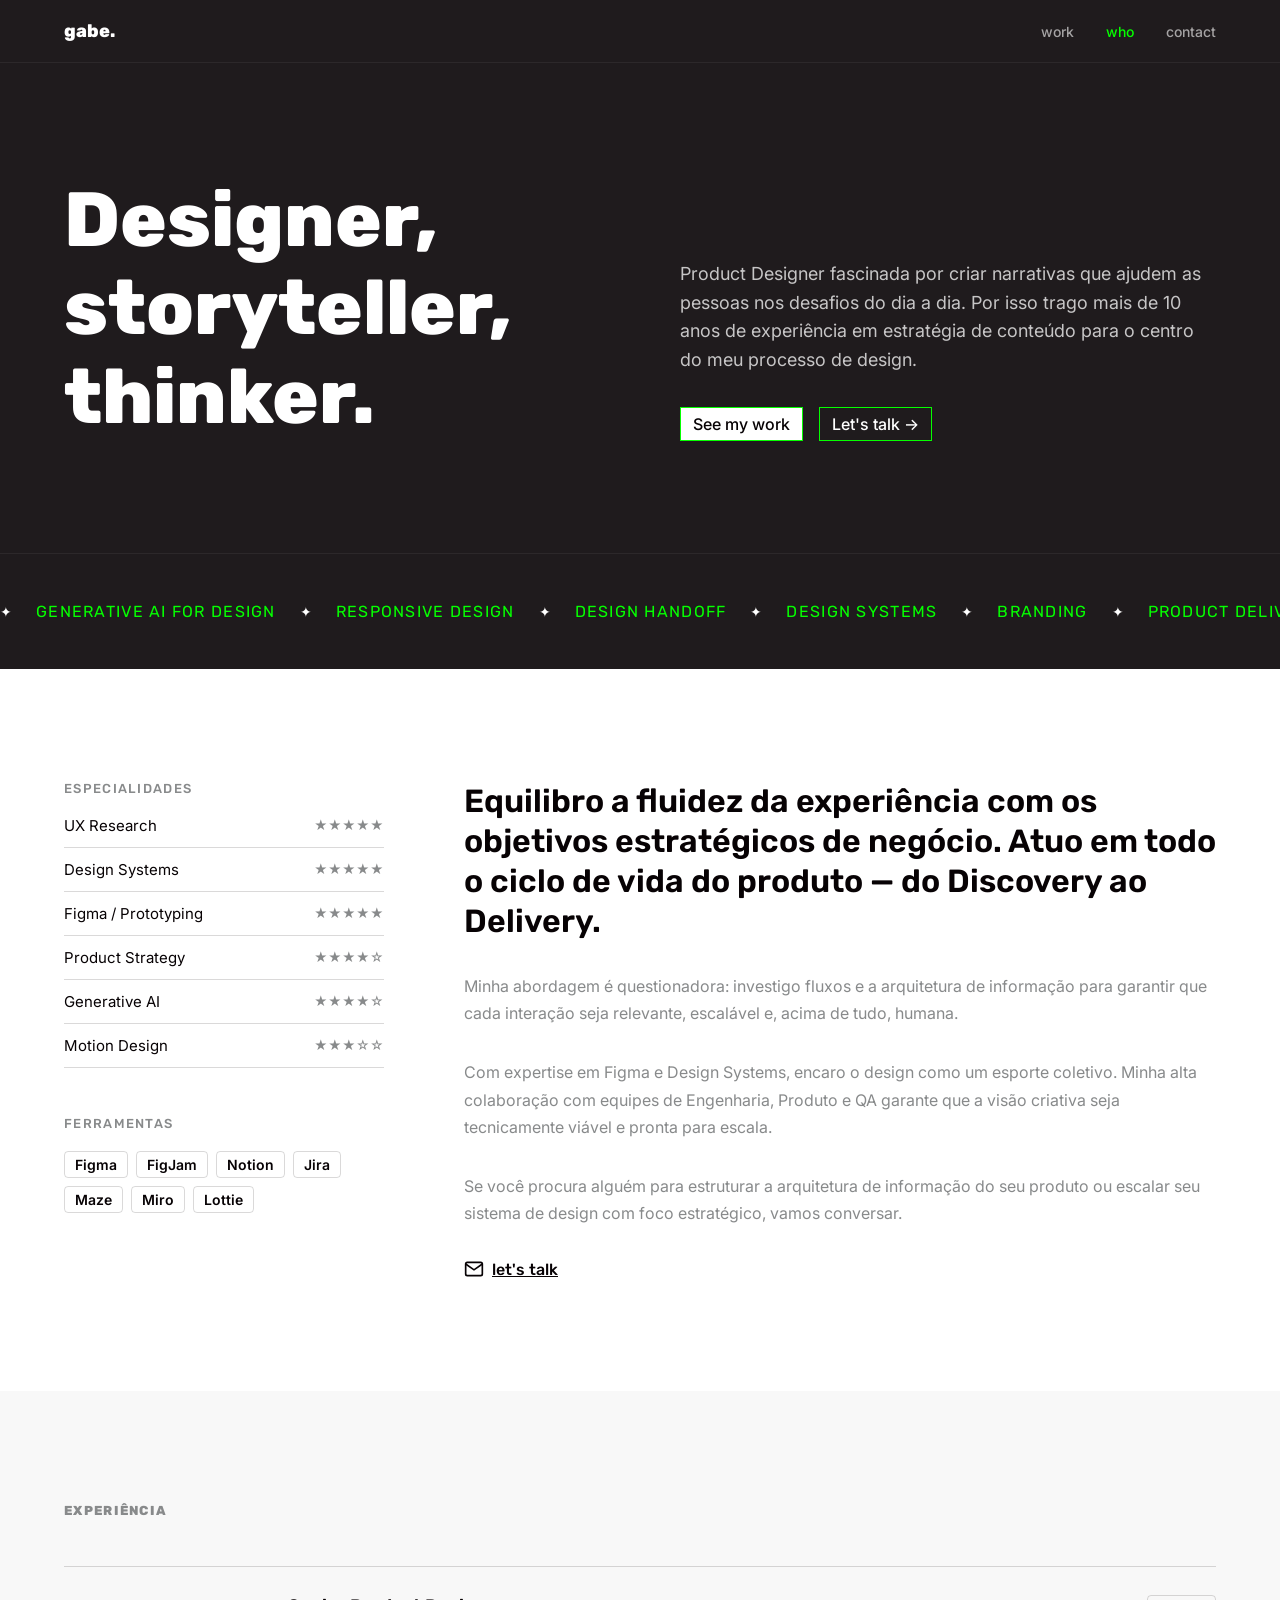
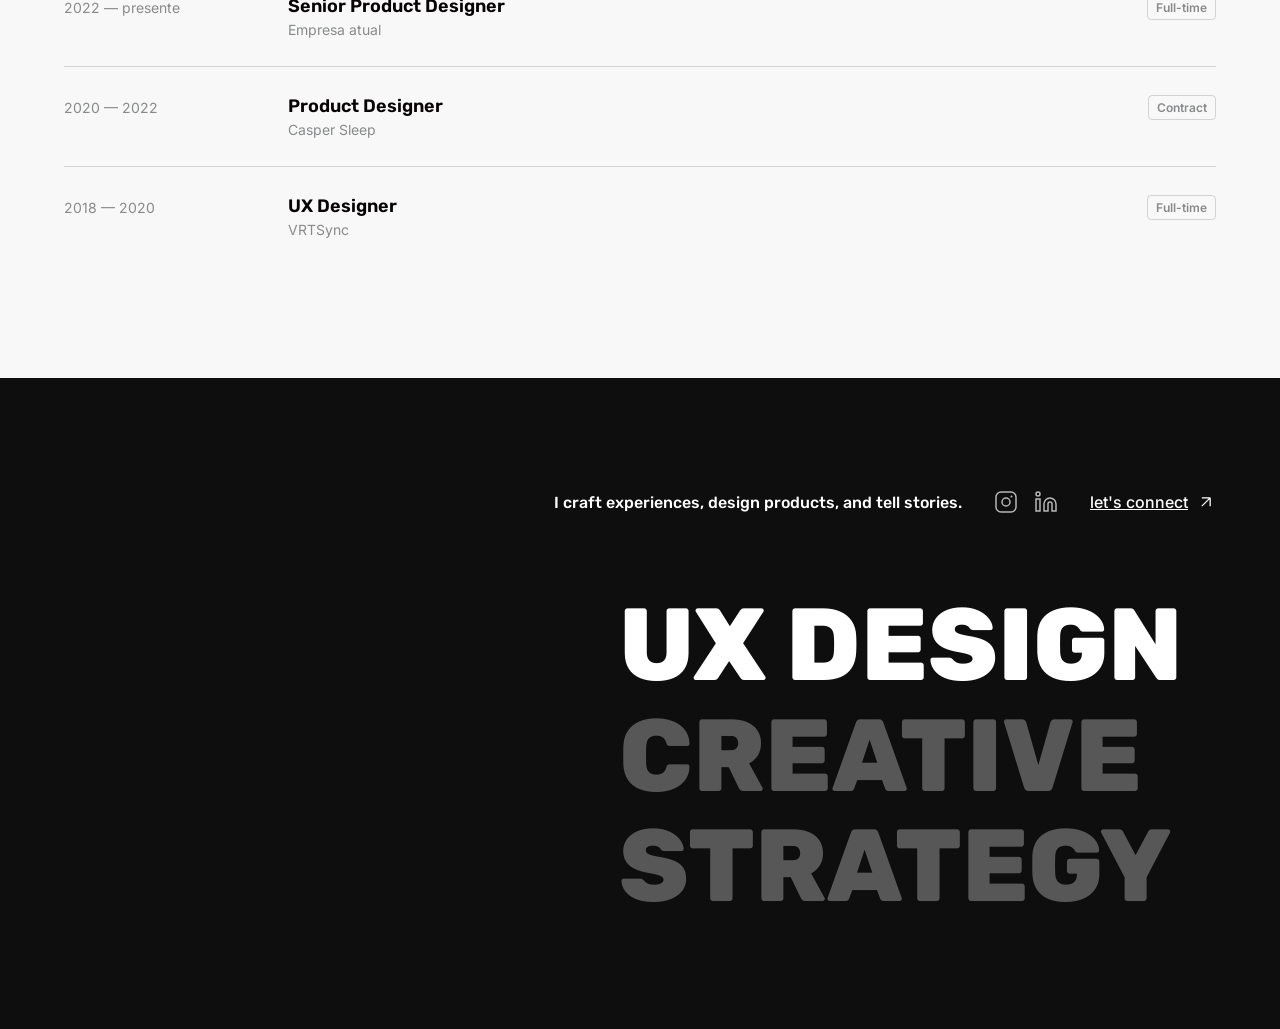
<file: pages/who.html>
<!DOCTYPE html>
<html lang="pt-BR">
<head>
  <meta charset="UTF-8" />
  <meta name="viewport" content="width=device-width, initial-scale=1.0" />
  <title>Who — Gabe</title>
  <link rel="preconnect" href="https://fonts.googleapis.com" />
  <link rel="preconnect" href="https://fonts.gstatic.com" crossorigin />
  <link href="https://fonts.googleapis.com/css2?family=Rubik:wght@300..900&family=Inter:wght@400;500;600&display=swap" rel="stylesheet" />
  <link rel="stylesheet" href="../assets/css/global.css" />
  <style>
    /* ── WHO PAGE ── */
    .who-hero {
      background: var(--bg-dark);
      padding: calc(var(--pad-section) + 64px) var(--pad-global) var(--pad-section);
    }
    .who-hero-inner {
      max-width: var(--max-w); margin: 0 auto;
      display: grid; grid-template-columns: 1fr 1fr; gap: 80px;
      align-items: end;
    }
    .who-heading {
      font-family: 'Rubik', sans-serif; font-weight: 800;
      font-size: clamp(48px, 6vw, 80px); line-height: 1.15;
      color: var(--text-white);
    }
    .who-hero-right { display: flex; flex-direction: column; gap: 32px; }
    .who-lead {
      font-size: 18px; line-height: 1.6; color: rgba(255,255,255,0.75);
    }
    .who-cta { display: flex; gap: 16px; }

    /* ── ABOUT SECTION ── */
    .about-section {
      background: var(--bg-white);
      padding: var(--pad-section) var(--pad-global);
    }
    .about-inner {
      max-width: var(--max-w); margin: 0 auto;
      display: grid; grid-template-columns: 320px 1fr; gap: 80px;
    }
    .about-sidebar { display: flex; flex-direction: column; gap: 48px; }
    .about-label {
      font-family: 'Rubik', sans-serif; font-weight: 500;
      font-size: 13px; color: var(--text-muted); text-transform: uppercase;
      letter-spacing: 0.1em;
    }
    .about-skills { display: flex; flex-direction: column; gap: 12px; }
    .skill-item {
      display: flex; justify-content: space-between; align-items: center;
      border-bottom: 1px solid var(--text-tag); padding-bottom: 12px;
      font-size: 15px; color: var(--text-black);
    }
    .skill-item span { color: var(--text-muted); font-size: 13px; }
    .about-body { display: flex; flex-direction: column; gap: 32px; }
    .about-headline {
      font-family: 'Rubik', sans-serif; font-weight: 600;
      font-size: clamp(24px, 2.5vw, 36px); line-height: 1.25;
      color: var(--text-black);
    }
    .about-p { font-size: 16px; line-height: 1.7; color: var(--text-muted); }

    /* ── EXPERIENCE ── */
    .experience {
      background: #f8f8f8;
      padding: var(--pad-section) var(--pad-global);
    }
    .experience-inner { max-width: var(--max-w); margin: 0 auto; }
    .exp-title {
      font-family: 'Rubik', sans-serif; font-weight: 800;
      font-size: 13px; text-transform: uppercase; letter-spacing: 0.1em;
      color: var(--text-muted); margin-bottom: 48px;
    }
    .exp-list { display: flex; flex-direction: column; gap: 0; }
    .exp-item {
      display: grid; grid-template-columns: 200px 1fr 160px;
      align-items: start; gap: 24px;
      padding: 28px 0; border-top: 1px solid var(--text-tag);
    }
    .exp-year { font-size: 14px; color: var(--text-muted); padding-top: 4px; }
    .exp-role { font-family: 'Rubik', sans-serif; font-weight: 600; font-size: 18px; }
    .exp-company { font-size: 14px; color: var(--text-muted); margin-top: 4px; }
    .exp-tag {
      font-size: 12px; font-weight: 600; color: var(--text-muted);
      border: 1px solid var(--text-tag); padding: 4px 8px;
      border-radius: 4px; white-space: nowrap; justify-self: end;
    }

    @media (max-width: 900px) {
      .who-hero-inner, .about-inner { grid-template-columns: 1fr; }
      .exp-item { grid-template-columns: 1fr; gap: 8px; }
      .exp-tag { justify-self: start; }
    }
  </style>
</head>
<body>

  <nav>
    <a href="../index.html" class="nav-logo">gabe.</a>
    <div class="nav-links">
      <a href="../index.html#work">work</a>
      <a href="who.html" class="active">who</a>
      <a href="../index.html#contact">contact</a>
    </div>
  </nav>

  <!-- HERO -->
  <section class="who-hero">
    <div class="who-hero-inner">
      <h1 class="who-heading">Designer,<br>storyteller,<br>thinker.</h1>
      <div class="who-hero-right">
        <p class="who-lead">
          Product Designer fascinada por criar narrativas que ajudem as pessoas
          nos desafios do dia a dia. Por isso trago mais de 10 anos de experiência
          em estratégia de conteúdo para o centro do meu processo de design.
        </p>
        <div class="who-cta">
          <a href="../index.html#work" class="btn-primary">See my work</a>
          <a href="../index.html#contact" class="btn-outline">Let's talk →</a>
        </div>
      </div>
    </div>
  </section>

  <!-- MARQUEE -->
  <div class="marquee-section">
    <div class="marquee-track" aria-hidden="true">
      <span class="marquee-star">✦</span><span class="marquee-text">Generative AI for Design</span>
      <span class="marquee-star">✦</span><span class="marquee-text">Responsive Design</span>
      <span class="marquee-star">✦</span><span class="marquee-text">Design Handoff</span>
      <span class="marquee-star">✦</span><span class="marquee-text">Design Systems</span>
      <span class="marquee-star">✦</span><span class="marquee-text">Branding</span>
      <span class="marquee-star">✦</span><span class="marquee-text">Product Delivery</span>
      <span class="marquee-star">✦</span><span class="marquee-text">Visual Strategy</span>
      <span class="marquee-star">✦</span><span class="marquee-text">Generative AI for Design</span>
      <span class="marquee-star">✦</span><span class="marquee-text">Responsive Design</span>
      <span class="marquee-star">✦</span><span class="marquee-text">Design Handoff</span>
      <span class="marquee-star">✦</span><span class="marquee-text">Design Systems</span>
      <span class="marquee-star">✦</span><span class="marquee-text">Branding</span>
      <span class="marquee-star">✦</span><span class="marquee-text">Product Delivery</span>
      <span class="marquee-star">✦</span><span class="marquee-text">Visual Strategy</span>
    </div>
  </div>

  <!-- ABOUT -->
  <section class="about-section">
    <div class="about-inner">
      <aside class="about-sidebar">
        <div>
          <p class="about-label">Especialidades</p>
          <div class="about-skills" style="margin-top:20px">
            <div class="skill-item">UX Research <span>★★★★★</span></div>
            <div class="skill-item">Design Systems <span>★★★★★</span></div>
            <div class="skill-item">Figma / Prototyping <span>★★★★★</span></div>
            <div class="skill-item">Product Strategy <span>★★★★☆</span></div>
            <div class="skill-item">Generative AI <span>★★★★☆</span></div>
            <div class="skill-item">Motion Design <span>★★★☆☆</span></div>
          </div>
        </div>
        <div>
          <p class="about-label">Ferramentas</p>
          <div class="card-tags" style="margin-top:20px">
            <span class="tag">Figma</span>
            <span class="tag">FigJam</span>
            <span class="tag">Notion</span>
            <span class="tag">Jira</span>
            <span class="tag">Maze</span>
            <span class="tag">Miro</span>
            <span class="tag">Lottie</span>
          </div>
        </div>
      </aside>
      <div class="about-body">
        <h2 class="about-headline">
          Equilibro a fluidez da experiência com os objetivos estratégicos de negócio.
          Atuo em todo o ciclo de vida do produto — do Discovery ao Delivery.
        </h2>
        <p class="about-p">
          Minha abordagem é questionadora: investigo fluxos e a arquitetura de
          informação para garantir que cada interação seja relevante, escalável e,
          acima de tudo, humana.
        </p>
        <p class="about-p">
          Com expertise em Figma e Design Systems, encaro o design como um esporte
          coletivo. Minha alta colaboração com equipes de Engenharia, Produto e QA
          garante que a visão criativa seja tecnicamente viável e pronta para escala.
        </p>
        <p class="about-p">
          Se você procura alguém para estruturar a arquitetura de informação do seu
          produto ou escalar seu sistema de design com foco estratégico, vamos conversar.
        </p>
        <a href="mailto:hello@gabe.com" class="btn-link">
          <svg viewBox="0 0 24 24" fill="none" stroke="currentColor" stroke-width="2" width="20" height="20">
            <path d="M20 4H4C2.9 4 2 4.9 2 6v12c0 1.1.9 2 2 2h16c1.1 0 2-.9 2-2V6c0-1.1-.9-2-2-2z"/>
            <polyline points="22,6 12,13 2,6"/>
          </svg>
          let's talk
        </a>
      </div>
    </div>
  </section>

  <!-- EXPERIENCE -->
  <section class="experience">
    <div class="experience-inner">
      <p class="exp-title">Experiência</p>
      <div class="exp-list">
        <div class="exp-item">
          <span class="exp-year">2022 — presente</span>
          <div>
            <div class="exp-role">Senior Product Designer</div>
            <div class="exp-company">Empresa atual</div>
          </div>
          <span class="exp-tag">Full-time</span>
        </div>
        <div class="exp-item">
          <span class="exp-year">2020 — 2022</span>
          <div>
            <div class="exp-role">Product Designer</div>
            <div class="exp-company">Casper Sleep</div>
          </div>
          <span class="exp-tag">Contract</span>
        </div>
        <div class="exp-item">
          <span class="exp-year">2018 — 2020</span>
          <div>
            <div class="exp-role">UX Designer</div>
            <div class="exp-company">VRTSync</div>
          </div>
          <span class="exp-tag">Full-time</span>
        </div>
      </div>
    </div>
  </section>

  <!-- FOOTER -->
  <footer id="contact">
    <div class="footer-top">
      <span class="footer-tagline">I craft experiences, design products, and tell stories.</span>
      <div class="footer-socials">
        <a href="#" aria-label="Instagram">
          <svg viewBox="0 0 24 24" fill="none" stroke="currentColor" stroke-width="1.5">
            <rect x="2" y="2" width="20" height="20" rx="5" ry="5"/>
            <circle cx="12" cy="12" r="4"/>
            <circle cx="17.5" cy="6.5" r="1" fill="currentColor" stroke="none"/>
          </svg>
        </a>
        <a href="#" aria-label="LinkedIn">
          <svg viewBox="0 0 24 24" fill="none" stroke="currentColor" stroke-width="1.5">
            <path d="M16 8a6 6 0 0 1 6 6v7h-4v-7a2 2 0 0 0-2-2 2 2 0 0 0-2 2v7h-4v-7a6 6 0 0 1 6-6z"/>
            <rect x="2" y="9" width="4" height="12"/>
            <circle cx="4" cy="4" r="2"/>
          </svg>
        </a>
      </div>
      <a href="mailto:hello@gabe.com" class="btn-link-white">
        let's connect
        <svg viewBox="0 0 24 24" fill="none" stroke="currentColor" stroke-width="1.5" width="20" height="20">
          <path d="M7 17L17 7M17 7H7M17 7v10"/>
        </svg>
      </a>
    </div>
    <div class="footer-words">
      <div class="footer-word">UX Design</div>
      <div class="footer-word dim">Creative</div>
      <div class="footer-word dim">Strategy</div>
    </div>
  </footer>

</body>
</html>
</file>
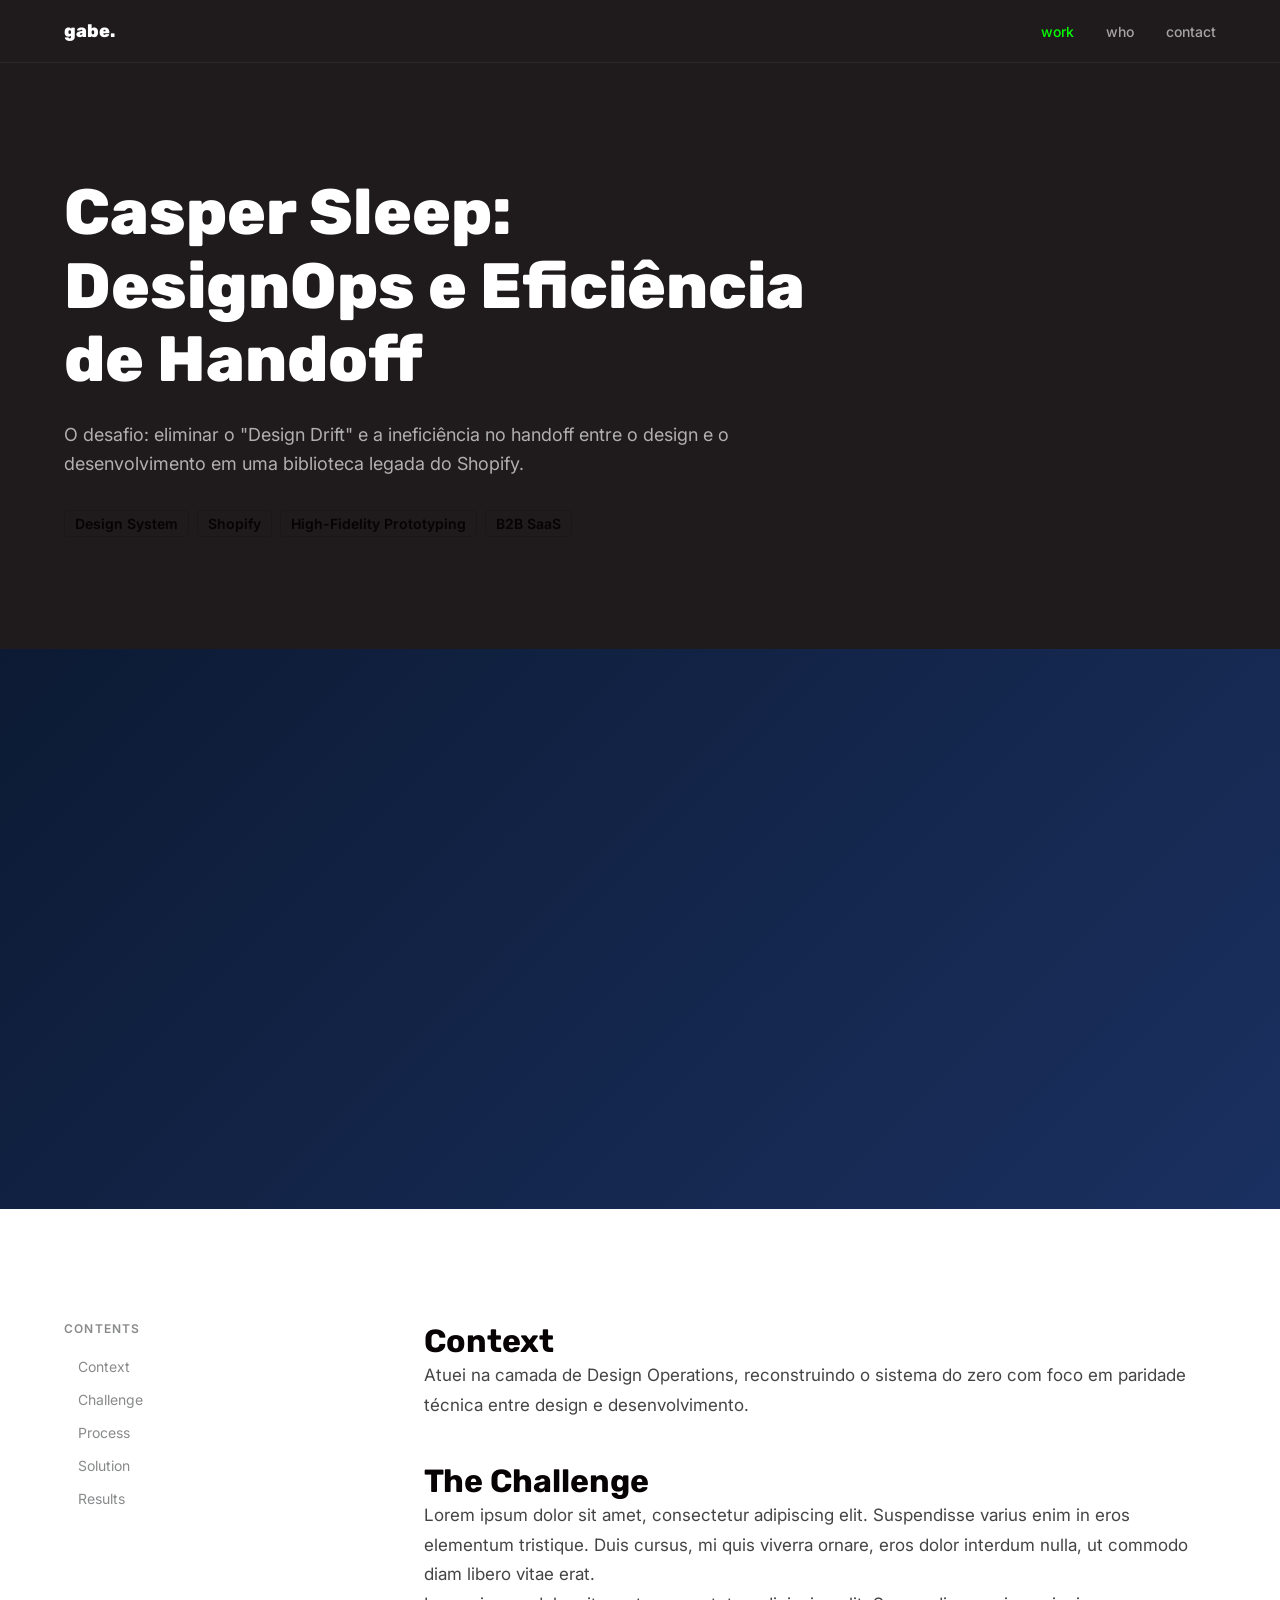
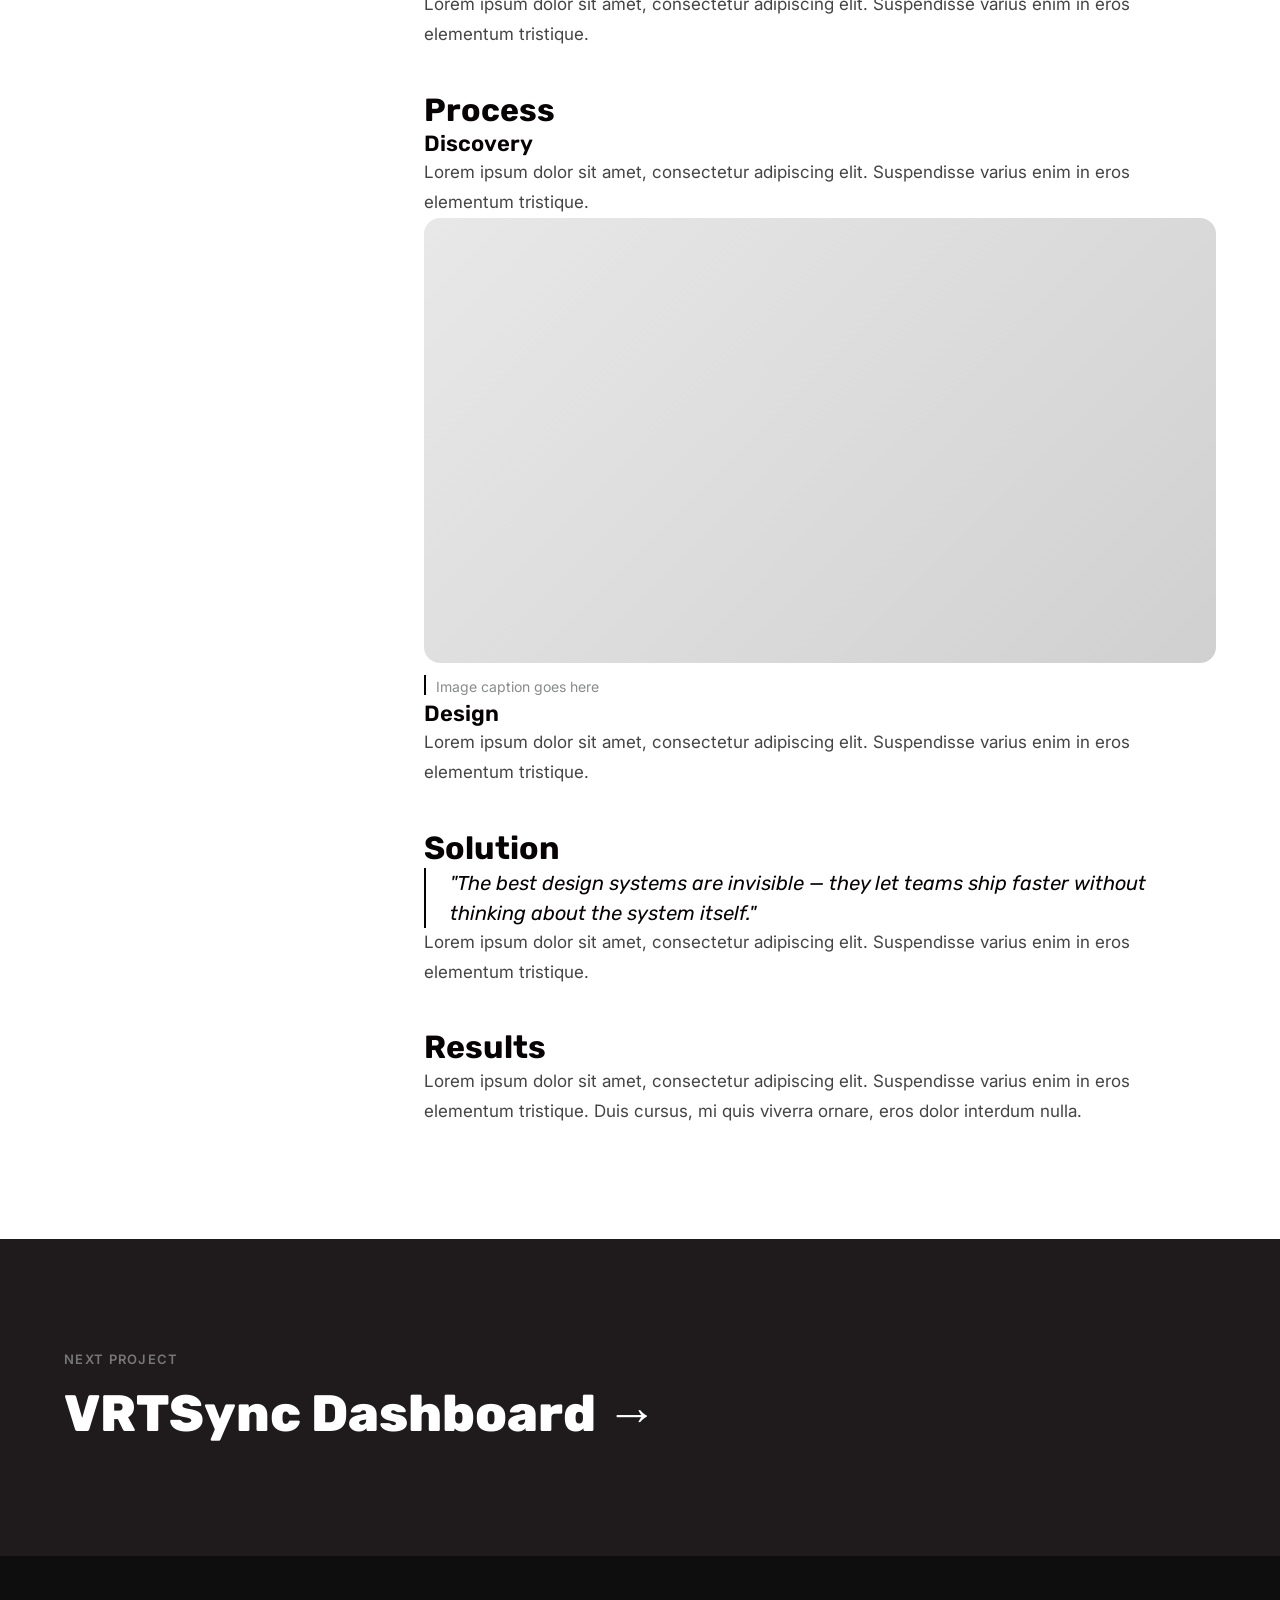
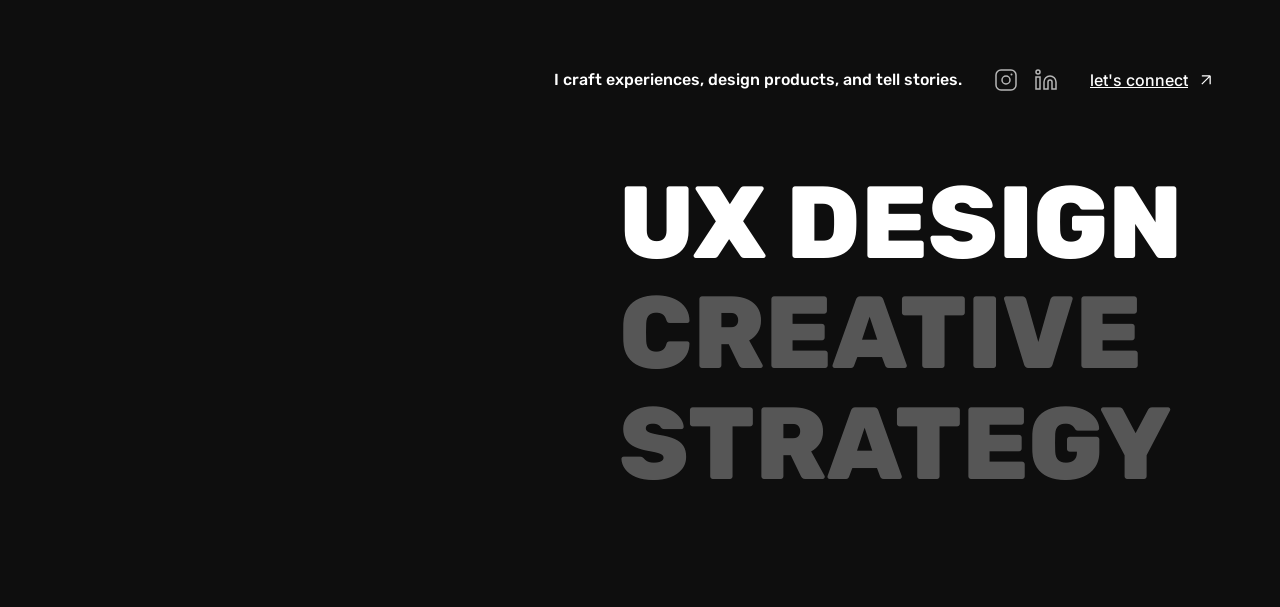
<file: nav-fix/pages/project.html>
<!DOCTYPE html>
<html lang="pt-BR">
<head>
  <meta charset="UTF-8" />
  <meta name="viewport" content="width=device-width, initial-scale=1.0" />
  <title>Project Name — Gabe</title>
  <link rel="preconnect" href="https://fonts.googleapis.com" />
  <link rel="preconnect" href="https://fonts.gstatic.com" crossorigin />
  <link href="https://fonts.googleapis.com/css2?family=Rubik:wght@300..900&family=Inter:wght@400;500;600&display=swap" rel="stylesheet" />
  <link rel="stylesheet" href="/assets/css/global.css" />
  <style>
    /* ── PROJECT PAGE ── */
    .project-header {
      background: var(--bg-dark);
      padding: calc(var(--pad-section) + 64px) var(--pad-global) var(--pad-section);
    }
    .project-header-inner {
      max-width: var(--max-w); margin: 0 auto;
    }
    .project-title {
      font-family: 'Rubik', sans-serif; font-weight: 800;
      font-size: clamp(36px, 5vw, 72px); line-height: 1.15;
      color: var(--text-white); max-width: 768px;
      margin-bottom: 24px;
    }
    .project-subtitle {
      font-size: 18px; line-height: 1.6;
      color: rgba(255,255,255,0.65); max-width: 768px;
      margin-bottom: 32px;
    }
    .project-meta { display: flex; flex-wrap: wrap; gap: 8px; }

    /* ── HERO IMAGE ── */
    .project-cover {
      background: #111;
      aspect-ratio: 16/7; overflow: hidden;
    }
    .project-cover img { width: 100%; height: 100%; object-fit: cover; display: block; }
    .project-cover-placeholder {
      width: 100%; height: 100%;
      background: linear-gradient(135deg, #0c1a33, #1a3060);
    }

    /* ── CONTENT LAYOUT ── */
    .project-content {
      background: var(--bg-white);
      padding: var(--pad-section) var(--pad-global);
    }
    .project-content-inner {
      max-width: var(--max-w); margin: 0 auto;
      display: grid; grid-template-columns: 280px 1fr; gap: 80px;
    }

    /* sticky TOC */
    .project-toc { position: sticky; top: 100px; align-self: start; }
    .toc-label {
      font-size: 12px; font-weight: 600; text-transform: uppercase;
      letter-spacing: 0.1em; color: var(--text-muted); margin-bottom: 16px;
    }
    .toc-list { list-style: none; display: flex; flex-direction: column; gap: 4px; }
    .toc-list a {
      font-size: 14px; color: var(--text-muted); text-decoration: none;
      padding: 6px 0; display: block; border-left: 2px solid transparent;
      padding-left: 12px; transition: color 0.2s, border-color 0.2s;
    }
    .toc-list a:hover, .toc-list a.active {
      color: var(--text-black); border-color: var(--text-black);
    }

    /* rich text */
    .rich-text { display: flex; flex-direction: column; gap: 40px; }
    .rich-text h2 {
      font-family: 'Rubik', sans-serif; font-weight: 700;
      font-size: clamp(24px, 2.5vw, 36px); line-height: 1.25;
      color: var(--text-black);
    }
    .rich-text h3 {
      font-family: 'Rubik', sans-serif; font-weight: 600;
      font-size: 22px; line-height: 1.3; color: var(--text-black);
    }
    .rich-text p {
      font-size: 17px; line-height: 1.75; color: #444;
    }
    .rich-text blockquote {
      border-left: 2px solid var(--text-black); padding-left: 24px;
      font-family: 'Rubik', sans-serif; font-size: 20px; line-height: 1.5;
      color: var(--text-black); font-style: italic;
    }
    .rich-img {
      border-radius: var(--radius-lg); overflow: hidden;
      background: #eee;
    }
    .rich-img img { width: 100%; display: block; }
    .rich-img-placeholder {
      aspect-ratio: 16/9;
      background: linear-gradient(135deg, #e8e8e8, #d0d0d0);
    }
    .img-caption {
      display: flex; gap: 10px; align-items: flex-start;
      margin-top: 12px;
    }
    .img-caption::before {
      content: ''; flex-shrink: 0;
      width: 2px; height: 20px; background: var(--text-black);
    }
    .img-caption p { font-size: 14px; color: var(--text-muted); }

    /* ── NEXT PROJECT ── */
    .next-project {
      background: var(--bg-dark); padding: var(--pad-section) var(--pad-global);
    }
    .next-project-inner {
      max-width: var(--max-w); margin: 0 auto;
      display: flex; justify-content: space-between; align-items: flex-end;
    }
    .next-label {
      font-size: 13px; font-weight: 600; text-transform: uppercase;
      letter-spacing: 0.1em; color: rgba(255,255,255,0.4); margin-bottom: 16px;
    }
    .next-title {
      font-family: 'Rubik', sans-serif; font-weight: 800;
      font-size: clamp(32px, 4vw, 64px); color: var(--text-white);
      text-decoration: none; display: block;
      transition: color 0.2s;
    }
    .next-title:hover { color: var(--accent); }

    @media (max-width: 900px) {
      .project-content-inner { grid-template-columns: 1fr; }
      .project-toc { position: static; }
      .next-project-inner { flex-direction: column; gap: 24px; }
    }
  </style>
</head>
<body>

  <nav>
    <a href="/" class="nav-logo">gabe.</a>
    <div class="nav-links">
      <a href="/#work" class="active">work</a>
      <a href="/pages/who.html">who</a>
      <a href="/#contact">contact</a>
    </div>
  </nav>

  <!-- HEADER -->
  <header class="project-header">
    <div class="project-header-inner">
      <h1 class="project-title">Casper Sleep: DesignOps e Eficiência de Handoff</h1>
      <p class="project-subtitle">
        O desafio: eliminar o "Design Drift" e a ineficiência no handoff entre
        o design e o desenvolvimento em uma biblioteca legada do Shopify.
      </p>
      <div class="project-meta">
        <span class="tag">Design System</span>
        <span class="tag">Shopify</span>
        <span class="tag">High-Fidelity Prototyping</span>
        <span class="tag">B2B SaaS</span>
      </div>
    </div>
  </header>

  <!-- COVER -->
  <div class="project-cover">
    <!-- <img src="../assets/images/casper-cover.jpg" alt="Casper Sleep project cover"> -->
    <div class="project-cover-placeholder"></div>
  </div>

  <!-- CONTENT -->
  <section class="project-content">
    <div class="project-content-inner">

      <!-- Table of Contents -->
      <aside class="project-toc">
        <p class="toc-label">Contents</p>
        <ul class="toc-list">
          <li><a href="#context">Context</a></li>
          <li><a href="#challenge">Challenge</a></li>
          <li><a href="#process">Process</a></li>
          <li><a href="#solution">Solution</a></li>
          <li><a href="#results">Results</a></li>
        </ul>
      </aside>

      <!-- Rich Text -->
      <div class="rich-text">
        <div id="context">
          <h2>Context</h2>
          <p>Atuei na camada de Design Operations, reconstruindo o sistema do zero com foco em paridade técnica entre design e desenvolvimento.</p>
        </div>

        <div id="challenge">
          <h2>The Challenge</h2>
          <p>Lorem ipsum dolor sit amet, consectetur adipiscing elit. Suspendisse varius enim in eros elementum tristique. Duis cursus, mi quis viverra ornare, eros dolor interdum nulla, ut commodo diam libero vitae erat.</p>
          <p>Lorem ipsum dolor sit amet, consectetur adipiscing elit. Suspendisse varius enim in eros elementum tristique.</p>
        </div>

        <div id="process">
          <h2>Process</h2>
          <h3>Discovery</h3>
          <p>Lorem ipsum dolor sit amet, consectetur adipiscing elit. Suspendisse varius enim in eros elementum tristique.</p>
          <div class="rich-img">
            <!-- <img src="../assets/images/casper-discovery.jpg" alt="Discovery phase"> -->
            <div class="rich-img-placeholder"></div>
          </div>
          <div class="img-caption"><p>Image caption goes here</p></div>
          <h3>Design</h3>
          <p>Lorem ipsum dolor sit amet, consectetur adipiscing elit. Suspendisse varius enim in eros elementum tristique.</p>
        </div>

        <div id="solution">
          <h2>Solution</h2>
          <blockquote>
            "The best design systems are invisible — they let teams ship faster without thinking about the system itself."
          </blockquote>
          <p>Lorem ipsum dolor sit amet, consectetur adipiscing elit. Suspendisse varius enim in eros elementum tristique.</p>
        </div>

        <div id="results">
          <h2>Results</h2>
          <p>Lorem ipsum dolor sit amet, consectetur adipiscing elit. Suspendisse varius enim in eros elementum tristique. Duis cursus, mi quis viverra ornare, eros dolor interdum nulla.</p>
        </div>
      </div>

    </div>
  </section>

  <!-- NEXT PROJECT -->
  <section class="next-project">
    <div class="next-project-inner">
      <div>
        <p class="next-label">Next project</p>
        <a href="project.html" class="next-title">VRTSync Dashboard →</a>
      </div>
    </div>
  </section>

  <!-- FOOTER -->
  <footer id="contact">
    <div class="footer-top">
      <span class="footer-tagline">I craft experiences, design products, and tell stories.</span>
      <div class="footer-socials">
        <a href="#" aria-label="Instagram">
          <svg viewBox="0 0 24 24" fill="none" stroke="currentColor" stroke-width="1.5">
            <rect x="2" y="2" width="20" height="20" rx="5" ry="5"/>
            <circle cx="12" cy="12" r="4"/>
            <circle cx="17.5" cy="6.5" r="1" fill="currentColor" stroke="none"/>
          </svg>
        </a>
        <a href="#" aria-label="LinkedIn">
          <svg viewBox="0 0 24 24" fill="none" stroke="currentColor" stroke-width="1.5">
            <path d="M16 8a6 6 0 0 1 6 6v7h-4v-7a2 2 0 0 0-2-2 2 2 0 0 0-2 2v7h-4v-7a6 6 0 0 1 6-6z"/>
            <rect x="2" y="9" width="4" height="12"/>
            <circle cx="4" cy="4" r="2"/>
          </svg>
        </a>
      </div>
      <a href="mailto:hello@gabe.com" class="btn-link-white">
        let's connect
        <svg viewBox="0 0 24 24" fill="none" stroke="currentColor" stroke-width="1.5" width="20" height="20">
          <path d="M7 17L17 7M17 7H7M17 7v10"/>
        </svg>
      </a>
    </div>
    <div class="footer-words">
      <div class="footer-word">UX Design</div>
      <div class="footer-word dim">Creative</div>
      <div class="footer-word dim">Strategy</div>
    </div>
  </footer>

  <script>
    // Active TOC on scroll
    const sections = document.querySelectorAll('[id]');
    const links = document.querySelectorAll('.toc-list a');
    window.addEventListener('scroll', () => {
      let current = '';
      sections.forEach(s => {
        if (window.scrollY >= s.offsetTop - 140) current = s.id;
      });
      links.forEach(a => {
        a.classList.toggle('active', a.getAttribute('href') === '#' + current);
      });
    });
  </script>

</body>
</html>
</file>
<file: assets/css/global.css>
/* ── global.css — shared tokens, reset, nav, footer ── */

*, *::before, *::after { box-sizing: border-box; margin: 0; padding: 0; }

:root {
  --bg-dark:    #1f1b1d;
  --bg-black:   #0e0e0e;
  --bg-white:   #ffffff;
  --accent:     #05ff00;
  --text-white: #ffffff;
  --text-black: #070204;
  --text-muted: #888a8b;
  --text-tag:   rgba(7,2,4,0.15);
  --radius-lg:  16px;
  --pad-global: 64px;
  --pad-section: 112px;
  --max-w: 1280px;
}

html { scroll-behavior: smooth; }
body {
  font-family: 'Inter', sans-serif;
  background: var(--bg-white);
  color: var(--text-black);
  overflow-x: hidden;
}

/* ── NAV ── */
nav {
  position: fixed; top: 0; left: 0; right: 0; z-index: 100;
  background: var(--bg-dark);
  display: flex; align-items: center; justify-content: space-between;
  padding: 20px var(--pad-global);
  border-bottom: 1px solid rgba(255,255,255,0.06);
}
.nav-logo {
  font-family: 'Rubik', sans-serif; font-weight: 800;
  font-size: 18px; color: var(--text-white); text-decoration: none;
}
.nav-links { display: flex; gap: 32px; }
.nav-links a {
  font-size: 14px; font-weight: 500;
  color: rgba(255,255,255,0.6); text-decoration: none;
  transition: color 0.2s;
}
.nav-links a:hover, .nav-links a.active { color: var(--accent); }

/* ── FOOTER ── */
footer {
  background: var(--bg-black);
  padding: var(--pad-section) var(--pad-global);
  display: flex; flex-direction: column; gap: 80px;
}
.footer-top {
  max-width: var(--max-w); margin: 0 auto; width: 100%;
  display: flex; align-items: center; justify-content: flex-end; gap: 32px;
}
.footer-tagline {
  font-family: 'Rubik', sans-serif; font-weight: 500;
  font-size: 16px; color: var(--text-white);
}
.footer-socials { display: flex; gap: 16px; }
.footer-socials a { color: rgba(255,255,255,0.7); transition: color 0.2s; display: flex; }
.footer-socials a:hover { color: var(--accent); }
.footer-socials svg { width: 24px; height: 24px; }
.footer-words {
  max-width: var(--max-w); margin: 0 auto; width: 100%;
  display: flex; flex-direction: column; gap: 8px;
  padding-left: max(555px, 40%);
}
.footer-word {
  font-family: 'Rubik', sans-serif; font-weight: 800;
  font-size: clamp(48px, 8vw, 120px);
  color: var(--text-white); text-transform: uppercase; line-height: 1;
  transition: opacity 0.3s;
}
.footer-word.dim { opacity: 0.3; }
.footer-word:hover { opacity: 1 !important; }

/* ── BUTTONS ── */
.btn-primary {
  background: var(--text-white); border: 1px solid var(--accent);
  color: var(--text-black); font-weight: 500; font-size: 16px;
  padding: 6px 12px; cursor: pointer; text-decoration: none;
  transition: background 0.2s;
}
.btn-primary:hover { background: var(--accent); }
.btn-outline {
  border: 1px solid var(--accent); background: transparent;
  color: var(--text-white); font-weight: 500; font-size: 16px;
  padding: 6px 12px; cursor: pointer; text-decoration: none;
  transition: background 0.2s, color 0.2s;
}
.btn-outline:hover { background: var(--accent); color: var(--text-black); }
.btn-border {
  border: 1px solid var(--text-tag); border-radius: 6px;
  padding: 6px 24px; font-weight: 500; font-size: 16px;
  color: var(--text-black); cursor: pointer; background: none;
  text-decoration: none; transition: border-color 0.2s;
}
.btn-border:hover { border-color: var(--text-black); }
.btn-link {
  display: inline-flex; align-items: center; gap: 8px;
  font-family: 'Rubik', sans-serif; font-weight: 500; font-size: 16px;
  color: var(--text-black); text-decoration: underline;
  cursor: pointer; background: none; border: none; padding: 0;
}
.btn-link-white {
  display: inline-flex; align-items: center; gap: 8px;
  font-weight: 500; font-size: 16px; color: var(--text-white);
  text-decoration: underline; cursor: pointer; background: none; border: none;
}

/* ── TAGS ── */
.tag {
  border: 1px solid var(--text-tag);
  padding: 4px 10px; border-radius: 4px;
  font-family: 'Inter', sans-serif; font-weight: 600;
  font-size: 14px; color: var(--text-black); white-space: nowrap;
}
.card-tags { display: flex; flex-wrap: wrap; gap: 8px; }

/* ── MARQUEE ── */
.marquee-section {
  background: var(--bg-dark); padding: 48px 0;
  overflow: hidden; border-top: 1px solid rgba(255,255,255,0.06);
}
.marquee-track {
  display: flex; gap: 24px; align-items: center;
  width: max-content;
  animation: marquee 22s linear infinite;
}
.marquee-section:hover .marquee-track { animation-play-state: paused; }
@keyframes marquee {
  from { transform: translateX(0); }
  to   { transform: translateX(-50%); }
}
.marquee-star { font-size: 14px; color: var(--text-white); flex-shrink: 0; }
.marquee-text {
  font-family: 'Rubik', sans-serif; font-size: 16px;
  color: var(--accent); text-transform: uppercase;
  letter-spacing: 0.08em; white-space: nowrap; flex-shrink: 0;
}

/* ── RESPONSIVE ── */
@media (max-width: 768px) {
  :root { --pad-global: 20px; --pad-section: 64px; }
  nav { padding: 16px var(--pad-global); }
  .nav-links { gap: 20px; }
  .footer-words { padding-left: 0; }
  .footer-top { flex-direction: column; align-items: flex-start; }
}
</file>
